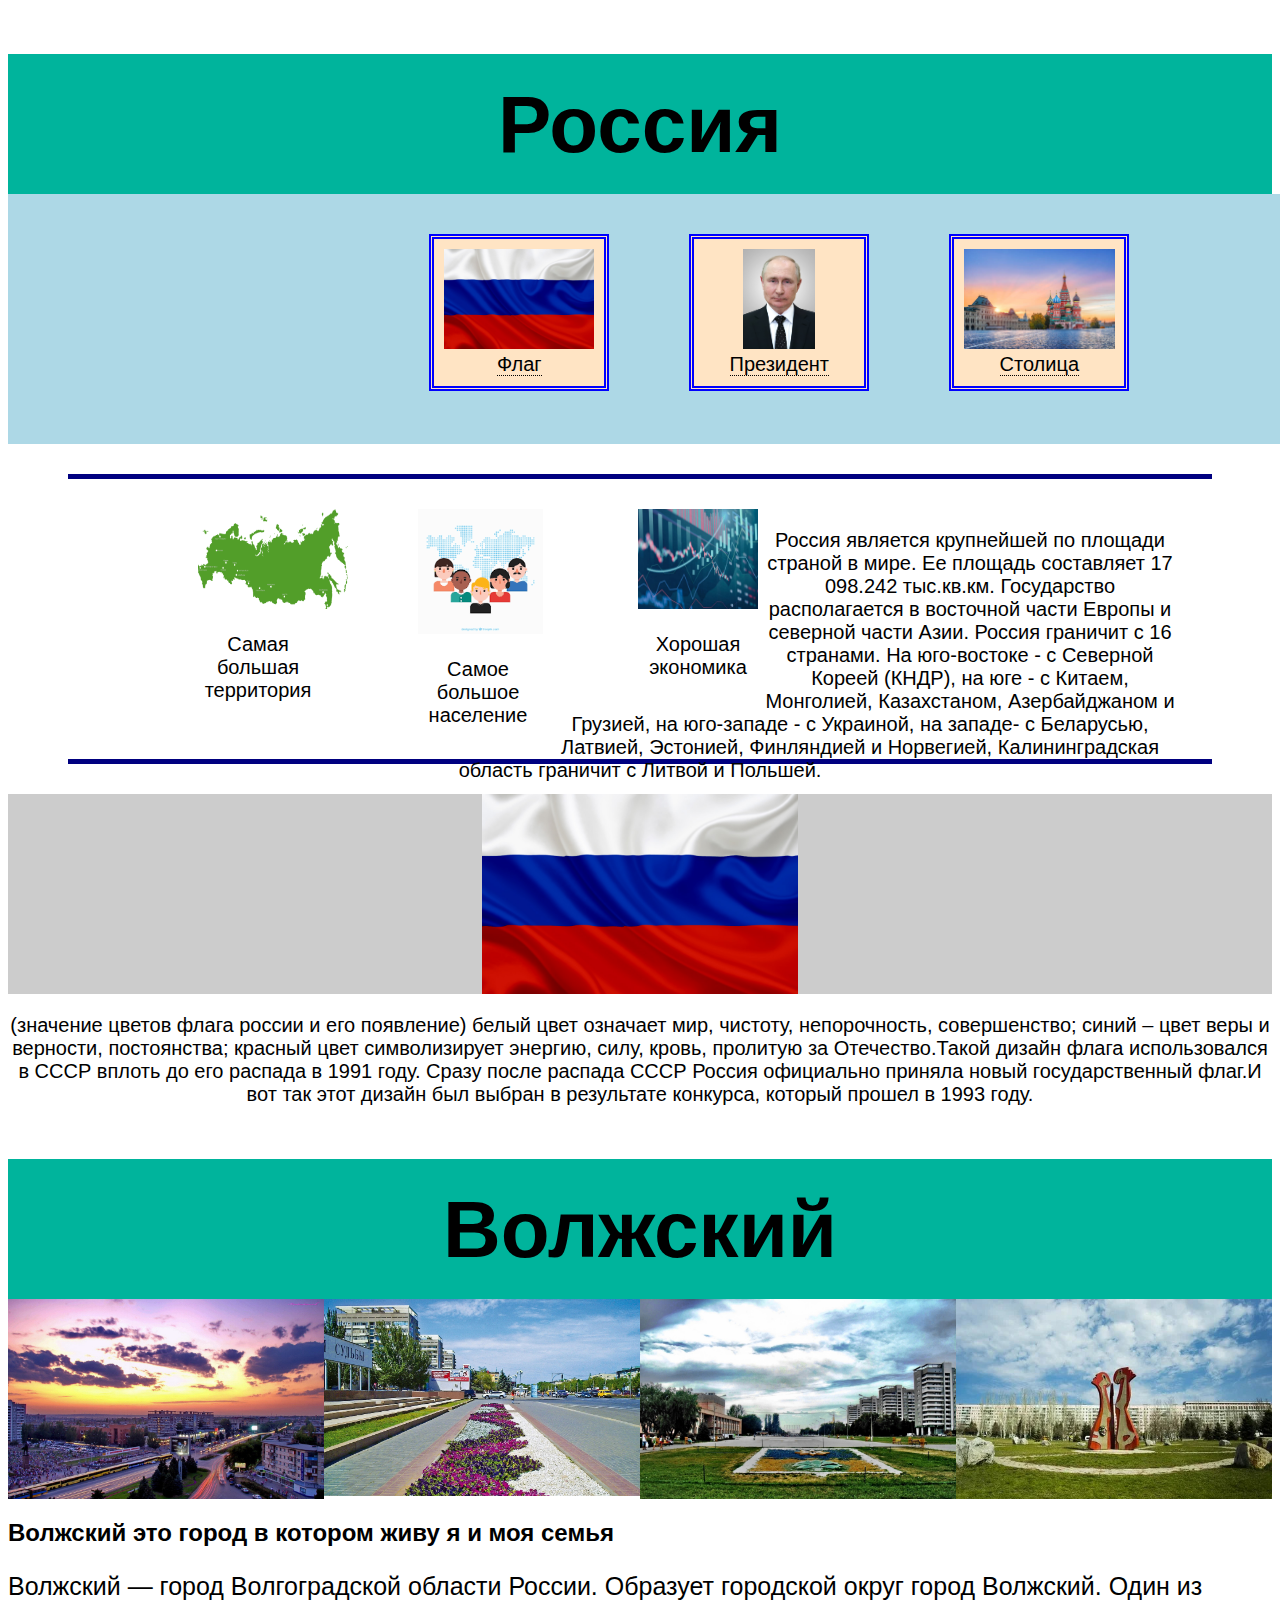
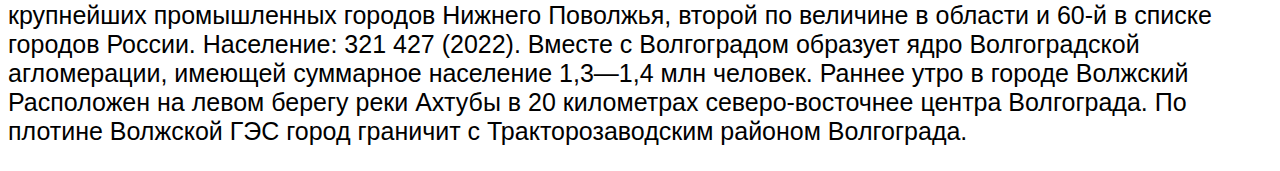
<file: Danilov_Vitaliy/index.html>
<!DOCTYPE html>
<html>

<head>
  <title>Россия</title>
  <link rel="stylesheet" href="style.css" />
</head>

<body>
  <main>
    <header>
      <h1>Россия</h1>
    </header>

    <section class="catalog">
      <article class="product">
        <img src="./images/flag.jpg" height="100px" /><br />
        <a target="_blank"
          href="https://ru.wikipedia.org/wiki/%D0%A4%D0%BB%D0%B0%D0%B3_%D0%A0%D0%BE%D1%81%D1%81%D0%B8%D0%B8">Флаг</a>
      </article>
      <article class="product">
        <img src="./images/VVP.png" height="100px" /><br />
        <a target="_blank"
          href="https://ru.wikipedia.org/wiki/%D0%9F%D1%83%D1%82%D0%B8%D0%BD,_%D0%92%D0%BB%D0%B0%D0%B4%D0%B8%D0%BC%D0%B8%D1%80_%D0%92%D0%BB%D0%B0%D0%B4%D0%B8%D0%BC%D0%B8%D1%80%D0%BE%D0%B2%D0%B8%D1%87">Президент</a>
      </article>
      <article class="product">
        <img src="./images/moscow.jpg" height="100px" /><br />
        <a target="_blank" href="https://ru.wikipedia.org/wiki/%D0%9C%D0%BE%D1%81%D0%BA%D0%B2%D0%B0">Столица</a>
      </article>
    </section>
    <section class="principles">
      <div class="principle">
        <img src="./images/map.png" width="150px" height="100px" />
        <p>Самая большая территория</p>
      </div>
      <div class="principle">
        <img src="./images/nasilenie.png" width="125px" height="125px" />
        <p>Самое большое население</p>
      </div>
      <div class="principle">
        <img src="./images/stock.jpg" width="120px" height="100px" />
        <p>Хорошая экономика</p>
      </div>
      <div class="area">
        <p>
          Россия является крупнейшей по площади страной в мире. Ее площадь
          составляет 17 098.242 тыс.кв.км. Государство располагается в
          восточной части Европы и северной части Азии. Россия граничит с 16
          странами. На юго-востоке - с Северной Кореей (КНДР), на юге - с
          Китаем, Монголией, Казахстаном, Азербайджаном и Грузией, на
          юго-западе - с Украиной, на западе- с Беларусью, Латвией, Эстонией,
          Финляндией и Норвегией, Калининградская область граничит с Литвой и
          Польшей.
        </p>
      </div>
    </section>
    <div class="flag">
      <img src="./images/flag.jpg" height="200px" /><br />
    </div>
    <p style="text-align: center">
      (значение цветов флага россии и его появление) белый цвет означает мир,
      чистоту, непорочность, совершенство; синий – цвет веры и верности,
      постоянства; красный цвет символизирует энергию, силу, кровь, пролитую
      за Отечество.Такой дизайн флага использовался в СССР вплоть до его
      распада в 1991 году. Сразу после распада СССР Россия официально приняла
      новый государственный флаг.И вот так этот дизайн был выбран в результате
      конкурса, который прошел в 1993 году.
    </p>

    <div class="volz">
      <h1>Волжский</h1>
    </div>
    <div class="gallery-container">
      <div class="slider">
        <img src="./images/volzh1.jpg" alt="Фото 1" />
        <img src="./images/volzh2.jpg" alt="Фото 2" />
        <img src="./images/volzh3.jpg" alt="Фото 3" />
        <img src="./images/volzh4.jpg" alt="Фото 4" />
      </div>
    </div>

    <h2>Волжский это город в котором живу я и моя семья</h2>
    <p style="font-size: 25px">
      Волжский — город Волгоградской области России. Образует городской округ
      город Волжский. Один из крупнейших промышленных городов Нижнего
      Поволжья, второй по величине в области и 60-й в списке городов России.
      Население: 321 427 (2022). Вместе с Волгоградом образует ядро
      Волгоградской агломерации, имеющей суммарное население 1,3—1,4 млн
      человек. Раннее утро в городе Волжский Расположен на левом берегу реки
      Ахтубы в 20 километрах северо-восточнее центра Волгограда. По плотине
      Волжской ГЭС город граничит с Тракторозаводским районом Волгограда.
    </p>
  </main>
</body>

</html>
</file>
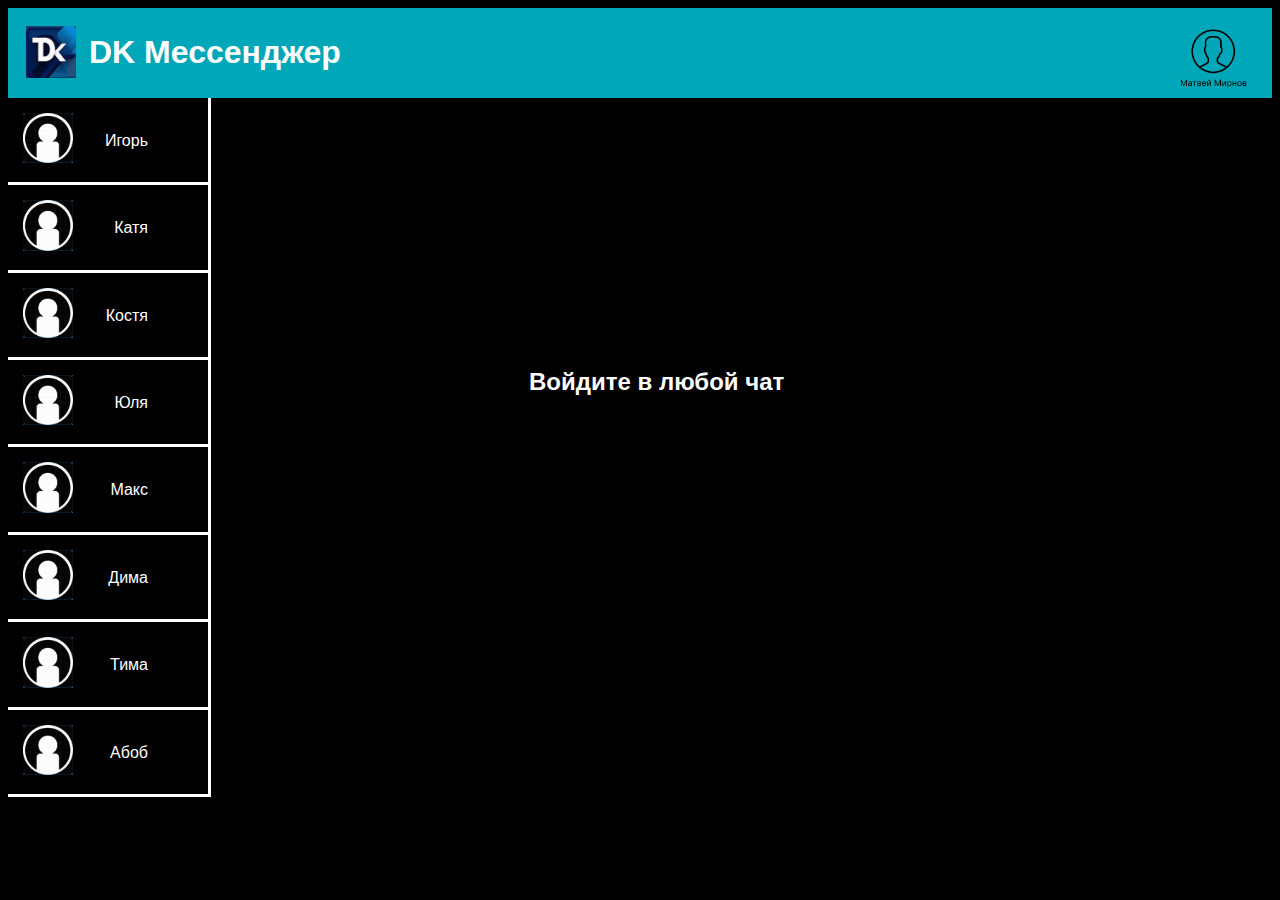
<file: Dima_Kirill/index.html>
<!DOCTYPE html>
<html>

<head>
  <link rel="stylesheet" href="style.css" />
  <title>DK Мeнеджер</title>
  <link rel="icon" href="./images/logo.png" />
</head>

<body>
  <header>
    <img src="./images/logo.png" />
    <img style="float: right; width: 80px" src="./images/User.png" />
    <a href="./index.html">
      <h1>DK Мессенджер</h1>
    </a>
  </header>
  <div class="SingIn">
    <h2>Войдите в любой чат</h2>
  </div>

  <main>
    <tr>
      <td>
        <div class="person">
          <img src="./images/icon.png" />
          <a href="./chat.html">Игорь</a>
        </div>
      </td>
      <td>
        <div class="person">
          <img src="./images/icon.png" />
          <a href="./chat2.html">Катя</a>
        </div>
      </td>
      <td>
        <div class="person">
          <img src="./images/icon.png" />
          <a href="./chat.html">Костя</a>
        </div>
      </td>
      <td>
        <div class="person">
          <img src="./images/icon.png" />
          <a href="./chat2.html">Юля</a>
        </div>
      </td>
      <td>
        <div class="person">
          <img src="./images/icon.png" />
          <a href="./chat.html">Макс</a>
        </div>
      </td>
      <td>
        <div class="person">
          <img src="./images/icon.png" />
          <a href="./chat.html">Дима</a>
        </div>
      </td>
      <td>
        <div class="person">
          <img src="./images/icon.png" />
          <a href="./chat.html">Тима</a>
        </div>
      </td>
      <td>
        <div class="person">
          <img src="./images/icon.png" />
          <a href="./chat.html">Абоб</a>
        </div>
      </td>
    </tr>
  </main>
</body>

</html>
</file>
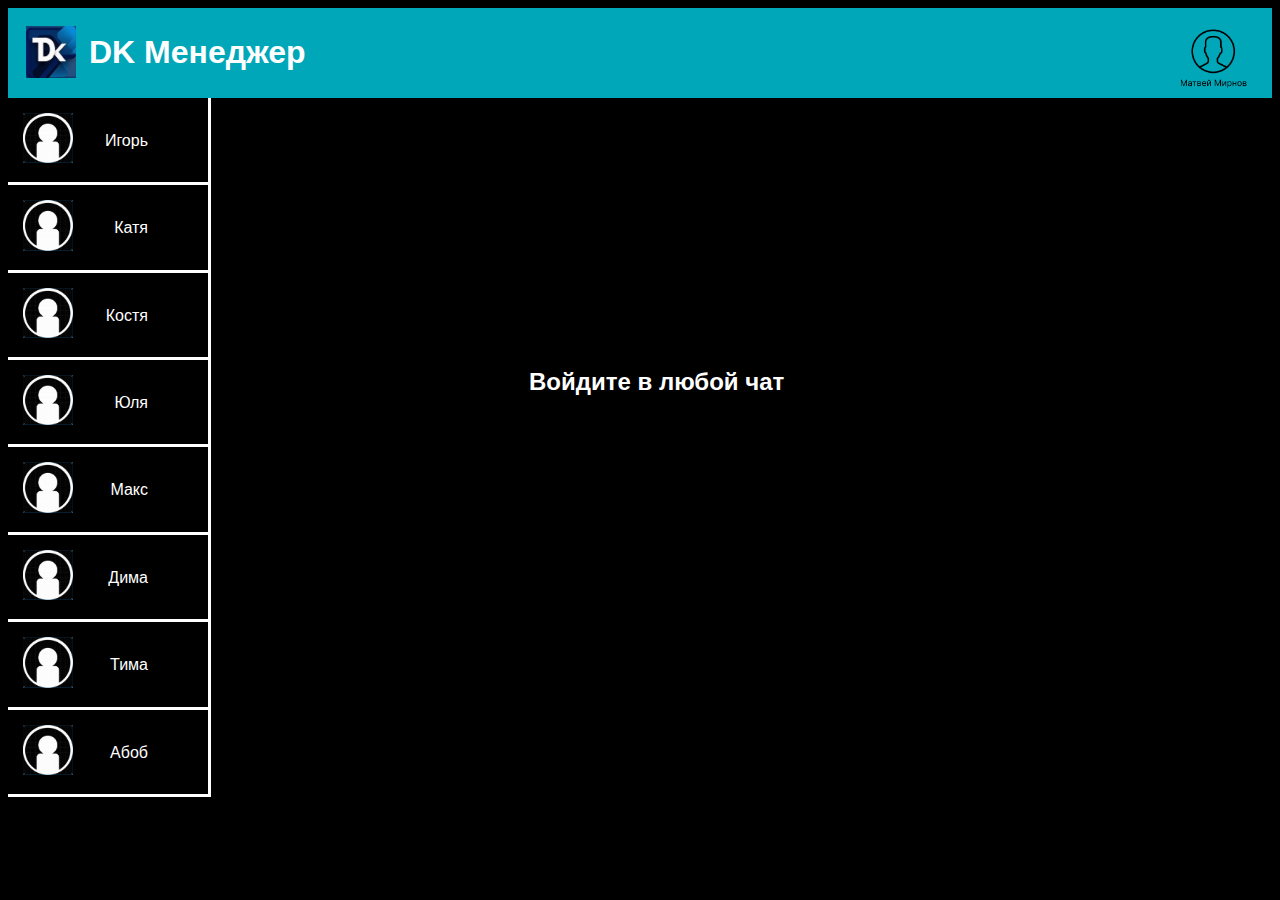
<file: DIma_Kitill/index.html>
<!DOCTYPE html>
<html>

<head>
    <link rel="stylesheet" href="style.css">
    <title>DK Мeнеджер</title>
    <link rel="icon" href="/images/logo.png">
</head>

<body>
    <header>
        <img src="/images/logo.png">
        <img style="float: right; width: 80px;" src="/images/User.png">
        <h1 >DK Менеджер</h1>
    </header>
    <div class="SingIn">
        <h2>Войдите в любой чат</h2>
    </div>
    
    <main>
        <tr>
            <td>
                <div class="person">
                    <img src="/images/icon.png">
                    <a href="/chat.html">Игорь</a>
                </div>
            </td>
            <td>
                <div class="person">
                    <img src="/images/icon.png">
                    <a href="/chat2.html">Катя</a>
                </div>
            </td>
            <td>
                <div class="person">
                    <img src="/images/icon.png">
                    <a href="/chat.html">Костя</a>
                </div>
            </td>
            <td>
                <div class="person">
                    <img src="/images/icon.png">
                    <a href="/chat2.html">Юля</a>
                </div>
            </td>
            <td>
                <div class="person">
                    <img src="/images/icon.png">
                    <a href="/chat.html">Макс</a>
                </div>
            </td>
            <td>
                <div class="person">
                    <img src="/images/icon.png">
                    <a href="/chat.html">Дима</a>
                </div>
            </td>
            <td>
                <div class="person">
                    <img src="/images/icon.png">
                    <a href="/chat.html">Тима</a>
                </div>
            </td>
            <td>
                <div class="person">
                    <img src="/images/icon.png">
                    <a href="/chat.html">Абоб</a>
                </div>
            </td>
        </tr>
    </main>
</body>

</html>
</file>
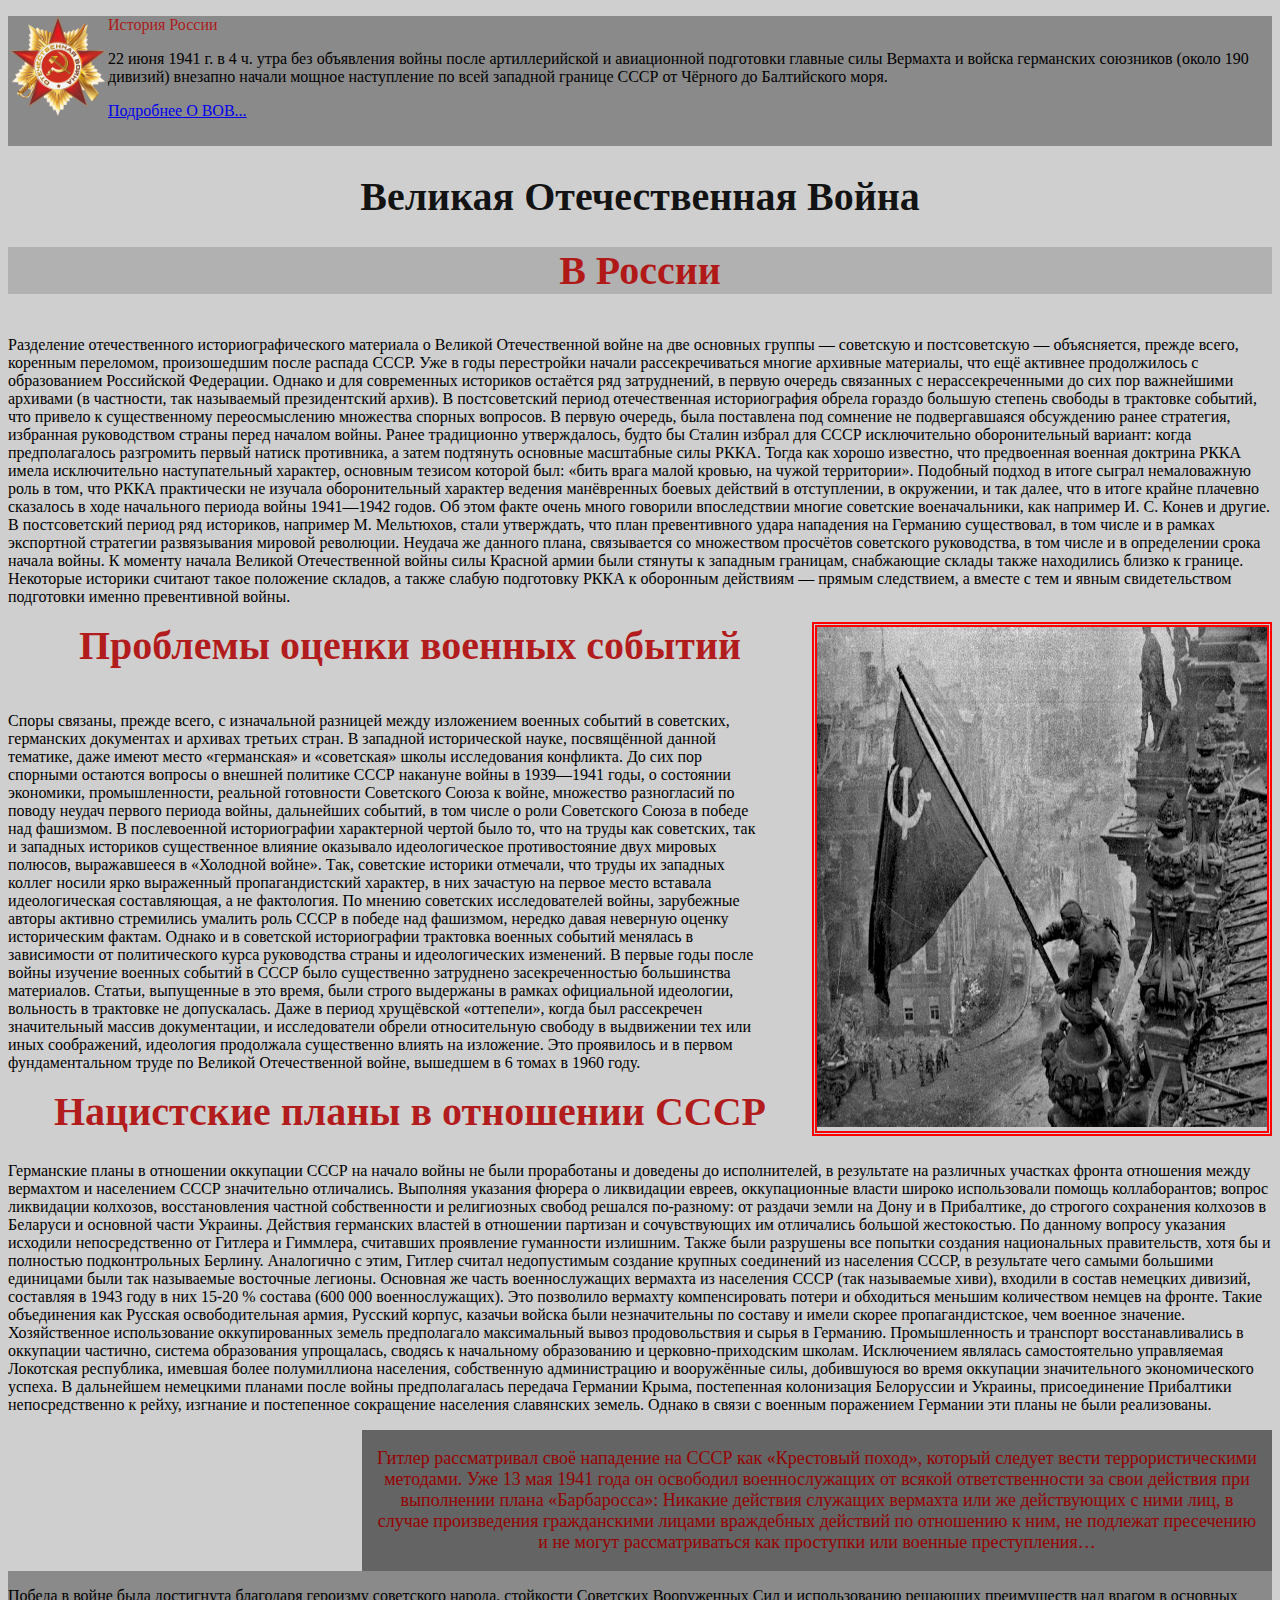
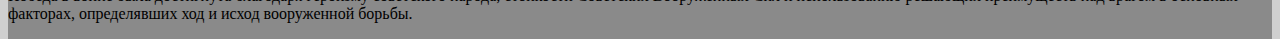
<file: Konev_Vlad/index.html>
<!DOCTYPE html>
<html>

<head>
  <link href="style.css" rel="stylesheet" />
</head>

<body>
  <header>
    <div class="logo">
      <img src="./images/order.png" width="100px" height="100px" />
    </div>
    <div class="logo_text">
      <p>История России</p>
    </div>
    <p>
      22 июня 1941 г. в 4 ч. утра без объявления войны после артиллерийской и
      авиационной подготовки главные силы Вермахта и войска германских
      союзников (около 190 дивизий) внезапно начали мощное наступление по всей
      западной границе СССР от Чёрного до Балтийского моря.
    </p>
    <a href="https://ru.wikipedia.org/wiki/%D0%92%D0%B5%D0%BB%D0%B8%D0%BA%D0%B0%D1%8F_%D0%9E%D1%82%D0%B5%D1%87%D0%B5%D1%81%D1%82%D0%B2%D0%B5%D0%BD%D0%BD%D0%B0%D1%8F_%D0%B2%D0%BE%D0%B9%D0%BD%D0%B0"
      target="_blank">Подробнее О ВОВ...</a>
  </header>
  <h1 class="vov">Великая Отечественная Война</h1>
  <h1 class="russia">В России</h1>
  <div class="first">
    <p>
      Разделение отечественного историографического материала о Великой
      Отечественной войне на две основных группы — советскую и постсоветскую —
      объясняется, прежде всего, коренным переломом, произошедшим после
      распада СССР. Уже в годы перестройки начали рассекречиваться многие
      архивные материалы, что ещё активнее продолжилось с образованием
      Российской Федерации. Однако и для современных историков остаётся ряд
      затруднений, в первую очередь связанных с нерассекреченными до сих пор
      важнейшими архивами (в частности, так называемый президентский архив). В
      постсоветский период отечественная историография обрела гораздо большую
      степень свободы в трактовке событий, что привело к существенному
      переосмыслению множества спорных вопросов. В первую очередь, была
      поставлена под сомнение не подвергавшаяся обсуждению ранее стратегия,
      избранная руководством страны перед началом войны. Ранее традиционно
      утверждалось, будто бы Сталин избрал для СССР исключительно
      оборонительный вариант: когда предполагалось разгромить первый натиск
      противника, а затем подтянуть основные масштабные силы РККА. Тогда как
      хорошо известно, что предвоенная военная доктрина РККА имела
      исключительно наступательный характер, основным тезисом которой был:
      «бить врага малой кровью, на чужой территории». Подобный подход в итоге
      сыграл немаловажную роль в том, что РККА практически не изучала
      оборонительный характер ведения манёвренных боевых действий в
      отступлении, в окружении, и так далее, что в итоге крайне плачевно
      сказалось в ходе начального периода войны 1941—1942 годов. Об этом факте
      очень много говорили впоследствии многие советские военачальники, как
      например И. С. Конев и другие. В постсоветский период ряд историков,
      например М. Мельтюхов, стали утверждать, что план превентивного удара
      нападения на Германию существовал, в том числе и в рамках экспортной
      стратегии развязывания мировой революции. Неудача же данного плана,
      связывается со множеством просчётов советского руководства, в том числе
      и в определении срока начала войны. К моменту начала Великой
      Отечественной войны силы Красной армии были стянуты к западным границам,
      снабжающие склады также находились близко к границе. Некоторые историки
      считают такое положение складов, а также слабую подготовку РККА к
      оборонным действиям — прямым следствием, а вместе с тем и явным
      свидетельством подготовки именно превентивной войны.
    </p>
  </div>
  <div class="imgOne">
    <img src="./images/flag.jpg" width="450px" height="500px" />
  </div>
  <h1 class="USSR">Проблемы оценки военных событий</h1>
  <div class="two">
    <p>
      Споры связаны, прежде всего, с изначальной разницей между изложением
      военных событий в советских, германских документах и архивах третьих
      стран. В западной исторической науке, посвящённой данной тематике, даже
      имеют место «германская» и «советская» школы исследования конфликта. До
      сих пор спорными остаются вопросы о внешней политике СССР накануне войны
      в 1939—1941 годы, о состоянии экономики, промышленности, реальной
      готовности Советского Союза к войне, множество разногласий по поводу
      неудач первого периода войны, дальнейших событий, в том числе о роли
      Советского Союза в победе над фашизмом. В послевоенной историографии
      характерной чертой было то, что на труды как советских, так и западных
      историков существенное влияние оказывало идеологическое противостояние
      двух мировых полюсов, выражавшееся в «Холодной войне». Так, советские
      историки отмечали, что труды их западных коллег носили ярко выраженный
      пропагандистский характер, в них зачастую на первое место вставала
      идеологическая составляющая, а не фактология. По мнению советских
      исследователей войны, зарубежные авторы активно стремились умалить роль
      СССР в победе над фашизмом, нередко давая неверную оценку историческим
      фактам. Однако и в советской историографии трактовка военных событий
      менялась в зависимости от политического курса руководства страны и
      идеологических изменений. В первые годы после войны изучение военных
      событий в СССР было существенно затруднено засекреченностью большинства
      материалов. Статьи, выпущенные в это время, были строго выдержаны в
      рамках официальной идеологии, вольность в трактовке не допускалась. Даже
      в период хрущёвской «оттепели», когда был рассекречен значительный
      массив документации, и исследователи обрели относительную свободу в
      выдвижении тех или иных соображений, идеология продолжала существенно
      влиять на изложение. Это проявилось и в первом фундаментальном труде по
      Великой Отечественной войне, вышедшем в 6 томах в 1960 году.
    </p>
  </div>
  <div class="trhee">
    <h1 class="USSR">Нацистские планы в отношении СССР</h1>
    <p>
      Германские планы в отношении оккупации СССР на начало войны не были
      проработаны и доведены до исполнителей, в результате на различных
      участках фронта отношения между вермахтом и населением СССР значительно
      отличались. Выполняя указания фюрера о ликвидации евреев, оккупационные
      власти широко использовали помощь коллаборантов; вопрос ликвидации
      колхозов, восстановления частной собственности и религиозных свобод
      решался по-разному: от раздачи земли на Дону и в Прибалтике, до строгого
      сохранения колхозов в Беларуси и основной части Украины. Действия
      германских властей в отношении партизан и сочувствующих им отличались
      большой жестокостью. По данному вопросу указания исходили
      непосредственно от Гитлера и Гиммлера, считавших проявление гуманности
      излишним. Также были разрушены все попытки создания национальных
      правительств, хотя бы и полностью подконтрольных Берлину. Аналогично с
      этим, Гитлер считал недопустимым создание крупных соединений из
      населения СССР, в результате чего самыми большими единицами были так
      называемые восточные легионы. Основная же часть военнослужащих вермахта
      из населения СССР (так называемые хиви), входили в состав немецких
      дивизий, составляя в 1943 году в них 15-20 % состава (600 000
      военнослужащих). Это позволило вермахту компенсировать потери и
      обходиться меньшим количеством немцев на фронте. Такие объединения как
      Русская освободительная армия, Русский корпус, казачьи войска были
      незначительны по составу и имели скорее пропагандистское, чем военное
      значение. Хозяйственное использование оккупированных земель предполагало
      максимальный вывоз продовольствия и сырья в Германию. Промышленность и
      транспорт восстанавливались в оккупации частично, система образования
      упрощалась, сводясь к начальному образованию и церковно-приходским
      школам. Исключением являлась самостоятельно управляемая Локотская
      республика, имевшая более полумиллиона населения, собственную
      администрацию и вооружённые силы, добившуюся во время оккупации
      значительного экономического успеха. В дальнейшем немецкими планами
      после войны предполагалась передача Германии Крыма, постепенная
      колонизация Белоруссии и Украины, присоединение Прибалтики
      непосредственно к рейху, изгнание и постепенное сокращение населения
      славянских земель. Однако в связи с военным поражением Германии эти
      планы не были реализованы.
    </p>
  </div>
  <div class="imgTwo">
    <p>
      Гитлер рассматривал своё нападение на СССР как «Крестовый поход»,
      который следует вести террористическими методами. Уже 13 мая 1941 года
      он освободил военнослужащих от всякой ответственности за свои действия
      при выполнении плана «Барбаросса»: Никакие действия служащих вермахта
      или же действующих с ними лиц, в случае произведения гражданскими лицами
      враждебных действий по отношению к ним, не подлежат пресечению и не
      могут рассматриваться как проступки или военные преступления…
    </p>
  </div>
  <footer>
    <p>
      Победа в войне была достигнута благодаря героизму советского народа,
      стойкости Советских Вооруженных Сил и использованию решающих преимуществ
      над врагом в основных факторах, определявших ход и исход вооруженной
      борьбы.
    </p>
  </footer>
</body>

</html>
</file>
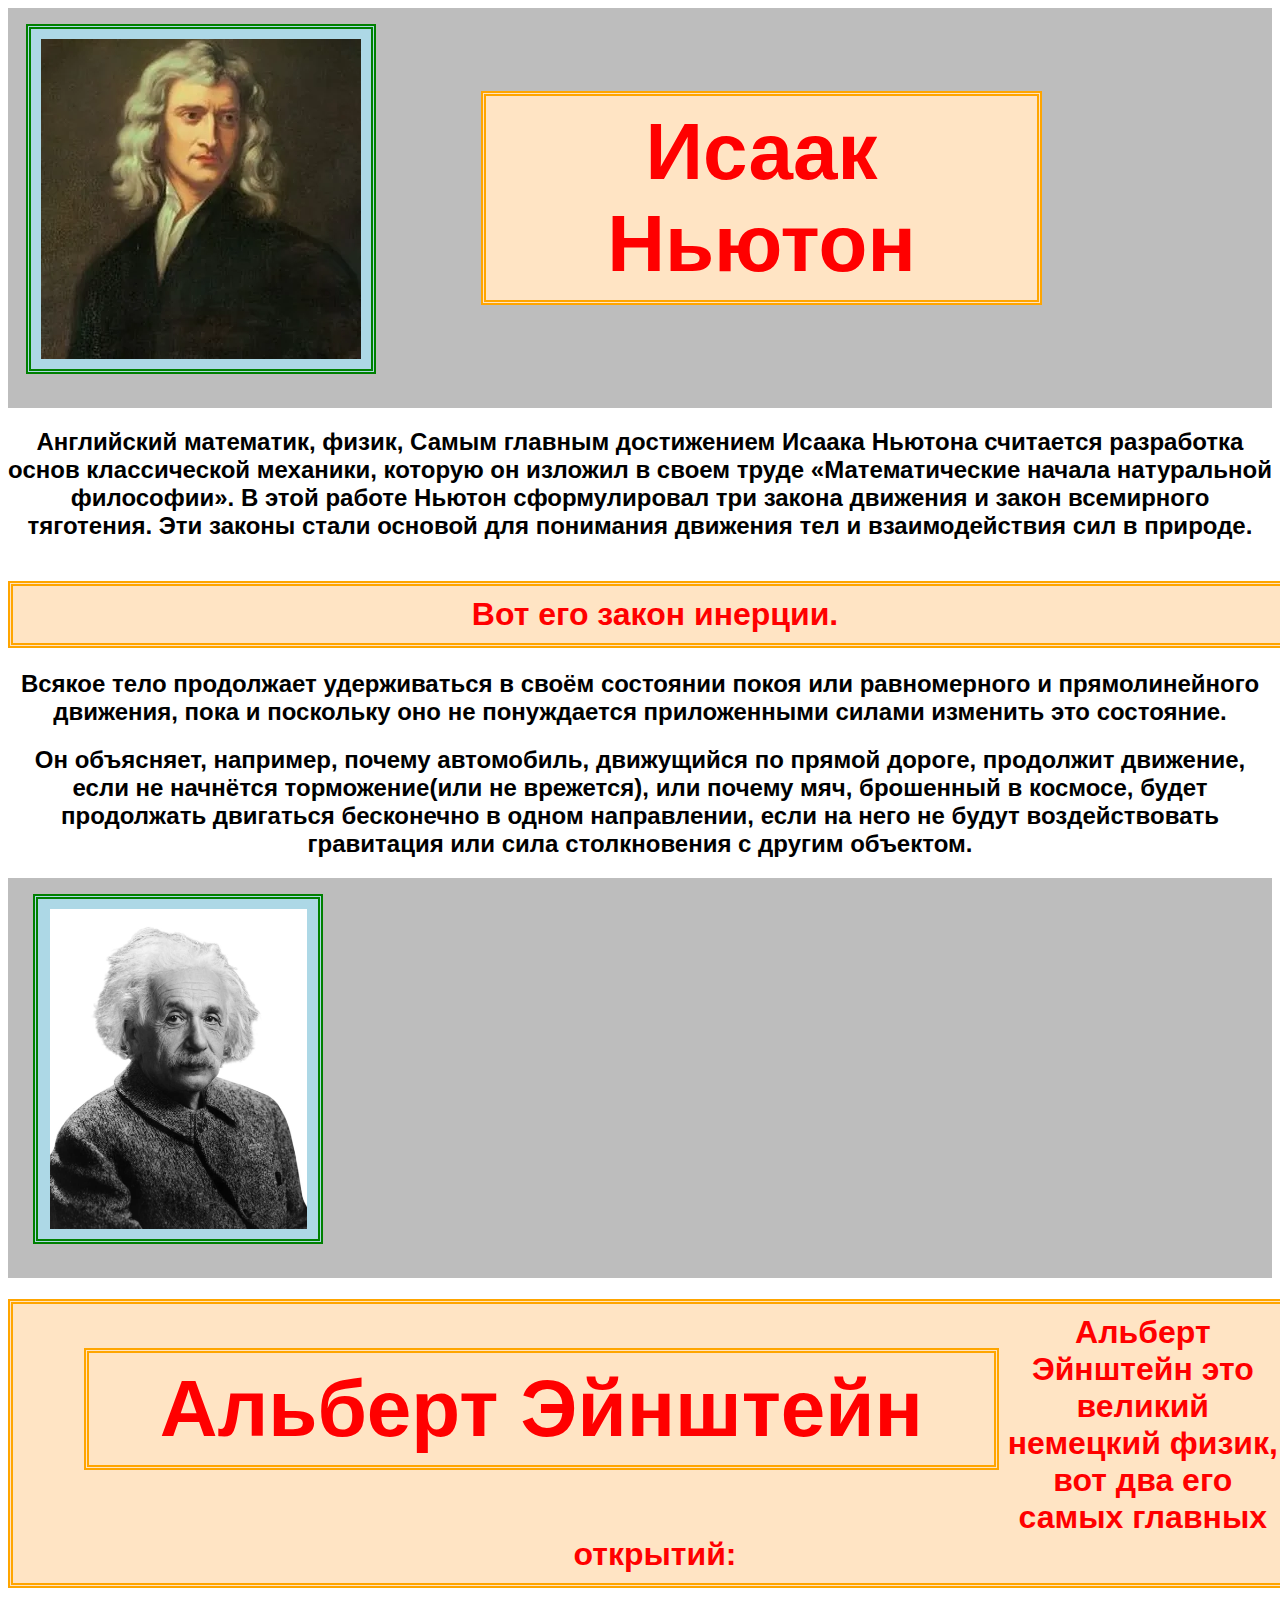
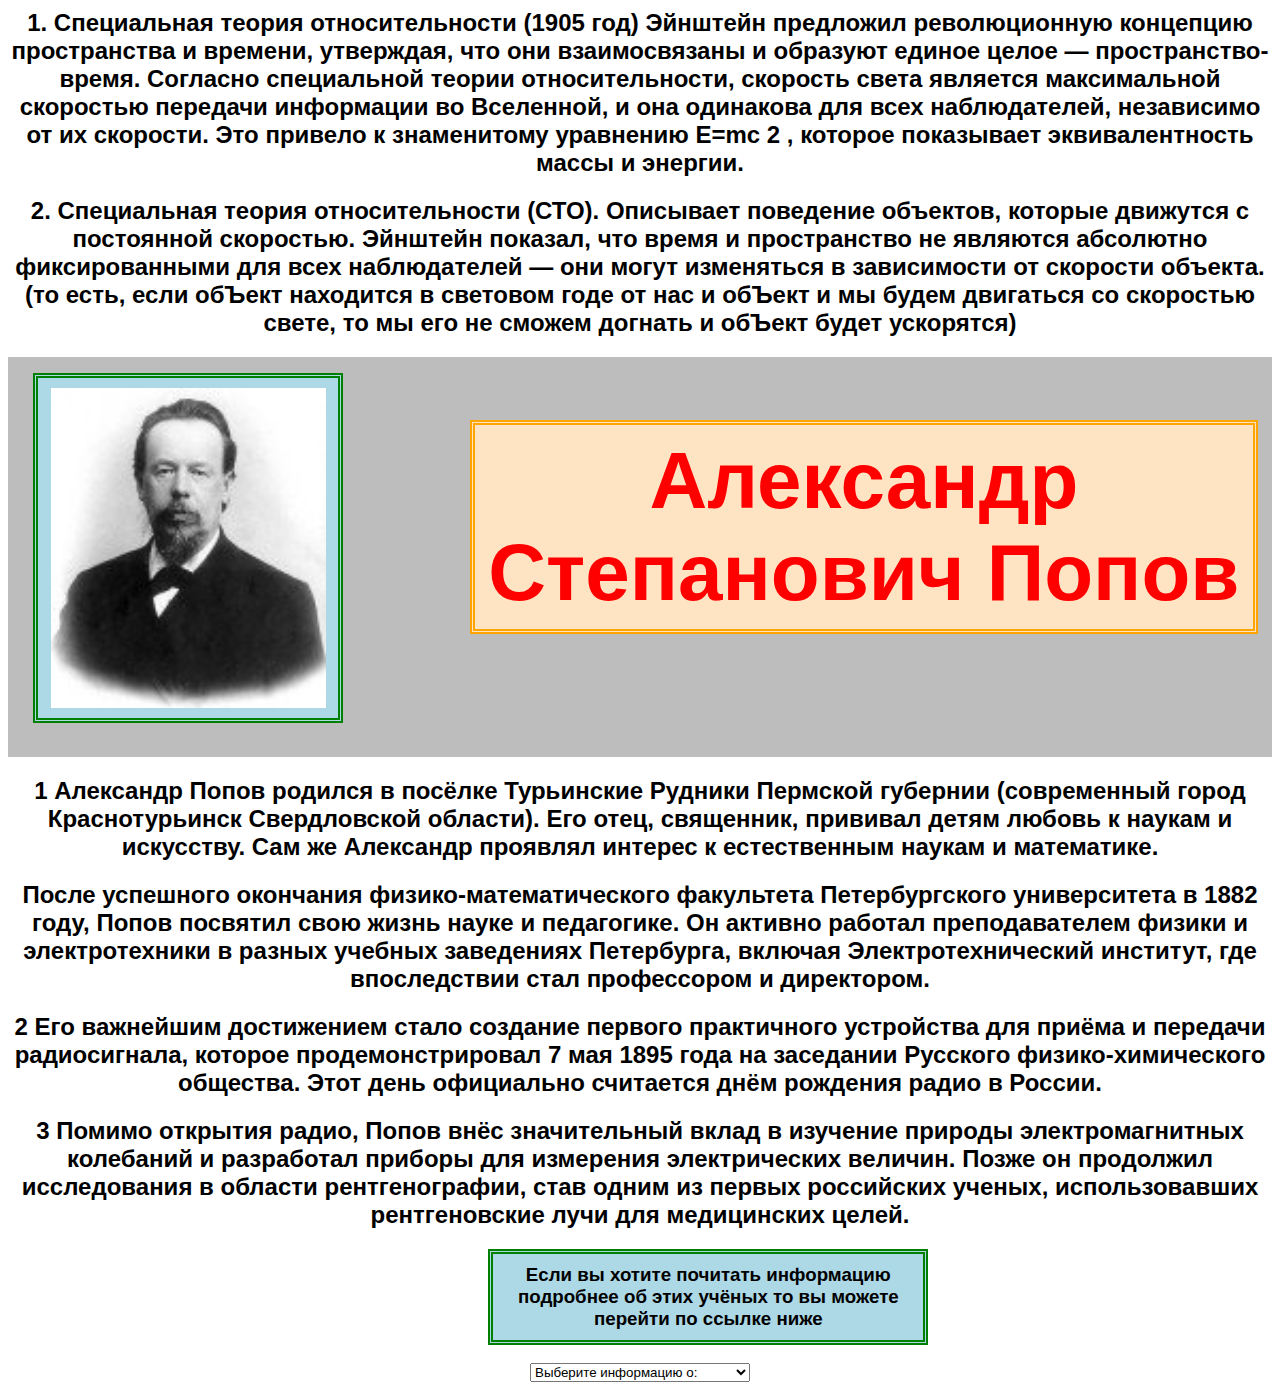
<file: Mitrokhin_Lev/index.html>
<!DOCTYPE html>
<html lang="ru">

<head>
  <link href="style.css" rel="stylesheet" />
</head>

<body>
  <div class="adin">
    <div class="dev2">
      <p><img src="./images/newton.png" /></p>
    </div>
    <div class="dev">
      <h1>Исаак Ньютон</h1>
    </div>
  </div>
  <div class="bio">
    <h2>
      Английский математик, физик, Самым главным достижением Исаака Ньютона
      считается разработка основ классической механики, которую он изложил в
      своем труде «Математические начала натуральной философии». В этой работе
      Ньютон сформулировал три закона движения и закон всемирного тяготения.
      Эти законы стали основой для понимания движения тел и взаимодействия сил
      в природе.
    </h2>
  </div>
  <div class="iner">
    <h1>Вот его закон инерции.</h1>
  </div>
  <div class="iner2">
    <h2>
      Всякое тело продолжает удерживаться в своём состоянии покоя или
      равномерного и прямолинейного движения, пока и поскольку оно не
      понуждается приложенными силами изменить это состояние.
    </h2>
    <h2>
      Он объясняет, например, почему автомобиль, движущийся по прямой дороге,
      продолжит движение, если не начнётся торможение(или не врежется), или
      почему мяч, брошенный в космосе, будет продолжать двигаться бесконечно в
      одном направлении, если на него не будут воздействовать гравитация или
      сила столкновения с другим объектом.
    </h2>
  </div>
  <div class="adin">
    <div class="dev3">
      <p><img src="./images/enstein.png" height="320px" /></p>
    </div>
    <div class="dev4">
      <h1>Альберт Эйнштейн</h1>
    </div>
  </div>

  <h1>
    Альберт Эйнштейн это великий немецкий физик, вот два его самых главных
    открытий:
  </h1>
  <h2>
    1. Специальная теория относительности (1905 год) Эйнштейн предложил
    революционную концепцию пространства и времени, утверждая, что они
    взаимосвязаны и образуют единое целое — пространство-время. Согласно
    специальной теории относительности, скорость света является максимальной
    скоростью передачи информации во Вселенной, и она одинакова для всех
    наблюдателей, независимо от их скорости. Это привело к знаменитому
    уравнению E=mc 2 , которое показывает эквивалентность массы и энергии.
  </h2>
  <h2>
    2. Специальная теория относительности (СТО). Описывает поведение объектов,
    которые движутся с постоянной скоростью. Эйнштейн показал, что время и
    пространство не являются абсолютно фиксированными для всех наблюдателей —
    они могут изменяться в зависимости от скорости объекта.(то есть, если
    обЪект находится в световом годе от нас и обЪект и мы будем двигаться со
    скоростью свете, то мы его не сможем догнать и обЪект будет ускорятся)
  </h2>
  <div class="adin">
    <div class="dev4">
      <p><img src="./images/popov.png" height="320px" /></p>
    </div>
    <div class="dev5">
      <h1>Александр Степанович Попов</h1>
    </div>
  </div>

  <h2>
    1 Александр Попов родился в посёлке Турьинские Рудники Пермской губернии
    (современный город Краснотурьинск Свердловской области). Его отец,
    священник, прививал детям любовь к наукам и искусству. Сам же Александр
    проявлял интерес к естественным наукам и математике.
  </h2>

  <h2>
    После успешного окончания физико-математического факультета Петербургского
    университета в 1882 году, Попов посвятил свою жизнь науке и педагогике. Он
    активно работал преподавателем физики и электротехники в разных учебных
    заведениях Петербурга, включая Электротехнический институт, где
    впоследствии стал профессором и директором.
  </h2>

  <h2>
    2 Его важнейшим достижением стало создание первого практичного устройства
    для приёма и передачи радиосигнала, которое продемонстрировал 7 мая 1895
    года на заседании Русского физико-химического общества. Этот день
    официально считается днём рождения радио в России.
  </h2>

  <h2>
    3 Помимо открытия радио, Попов внёс значительный вклад в изучение природы
    электромагнитных колебаний и разработал приборы для измерения
    электрических величин. Позже он продолжил исследования в области
    рентгенографии, став одним из первых российских ученых, использовавших
    рентгеновские лучи для медицинских целей.
  </h2>
  <div class="info">
    <h3>
      Если вы хотите почитать информацию подробнее об этих учёных то вы можете
      перейти по ссылке ниже
    </h3>
  </div>
  <footer>
    <select onchange="window.location.href = this.value">
      <option value="">Выберите информацию о:</option>
      <option
        value="https://ru.wikipedia.org/wiki/%D0%9D%D1%8C%D1%8E%D1%82%D0%BE%D0%BD,_%D0%98%D1%81%D0%B0%D0%B0%D0%BA">
        1 Исааке Ньютоне
      </option>
      <option
        value="https://ru.wikipedia.org/wiki/%D0%AD%D0%B9%D0%BD%D1%88%D1%82%D0%B5%D0%B9%D0%BD,_%D0%90%D0%BB%D1%8C%D0%B1%D0%B5%D1%80%D1%82">
        2 Альберте Эйнштейне
      </option>
      <option
        value="https://ru.wikipedia.org/wiki/%D0%9F%D0%BE%D0%BF%D0%BE%D0%B2,_%D0%90%D0%BB%D0%B5%D0%BA%D1%81%D0%B0%D0%BD%D0%B4%D1%80_%D0%A1%D1%82%D0%B5%D0%BF%D0%B0%D0%BD%D0%BE%D0%B2%D0%B8%D1%87#:~:text=%D0%90%D0%BB%D0%B5%D0%BA%D1%81%D0%B0%CC%81%D0%BD%D0%B4%D1%80%20%D0%A1%D1%82%D0%B5%D0%BF%D0%B0%CC%81%D0%BD%D0%BE%D0%B2%D0%B8%D1%87%20%D0%9F%D0%BE%D0%BF%D0%BE%CC%81%D0%B2%20(%204%20%5B16,%D0%B2%20%D0%BE%D0%B1%D0%BB%D0%B0%D1%81%D1%82%D0%B8%20%D1%80%D0%B0%D0%B4%D0%B8%D0%BE%D1%81%D0%B2%D1%8F%D0%B7%D0%B8%2C%20%D0%BF%D0%BE%D1%87%D1%91%D1%82%D0%BD%D1%8B%D0%B9%20%D0%B8%D0%BD%D0%B6%D0%B5%D0%BD%D0%B5%D1%80%2D">
        3 Александр Степанович Попов
      </option>
    </select>
  </footer>
</body>

</html>
</file>
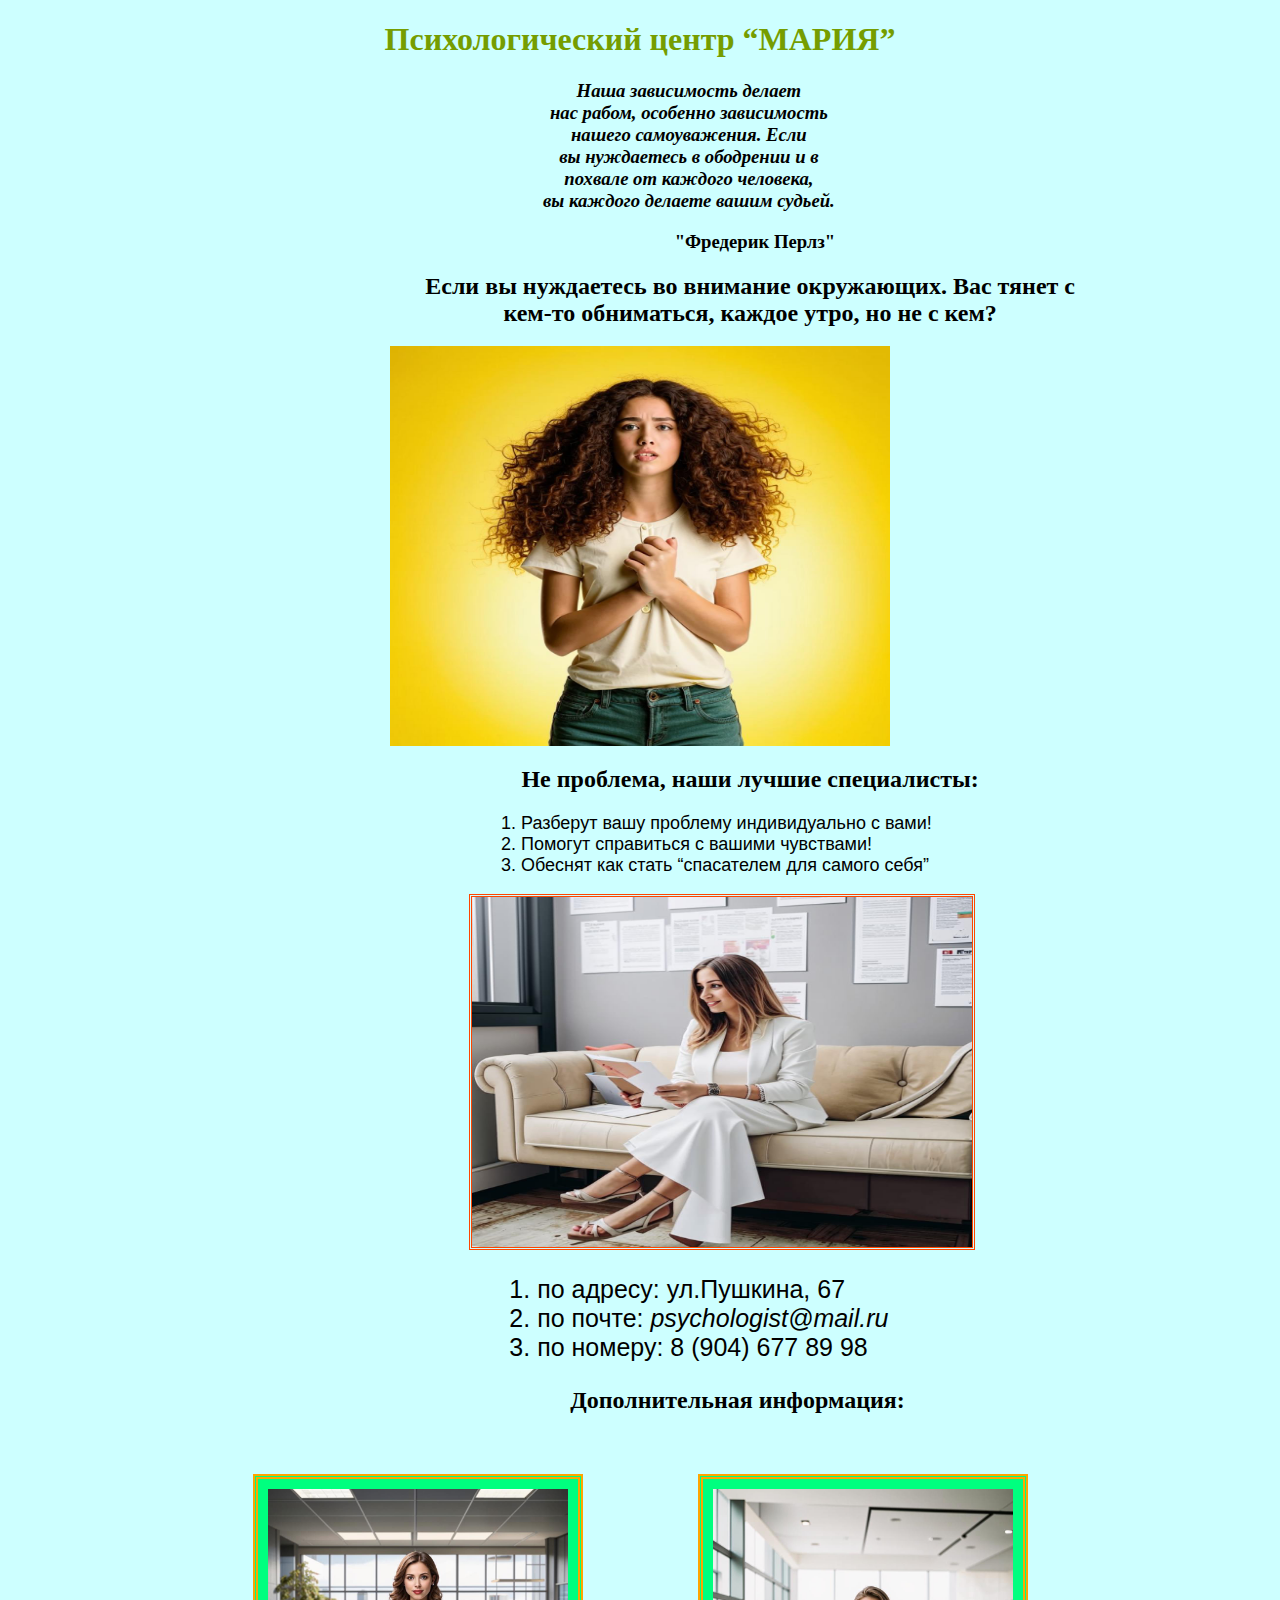
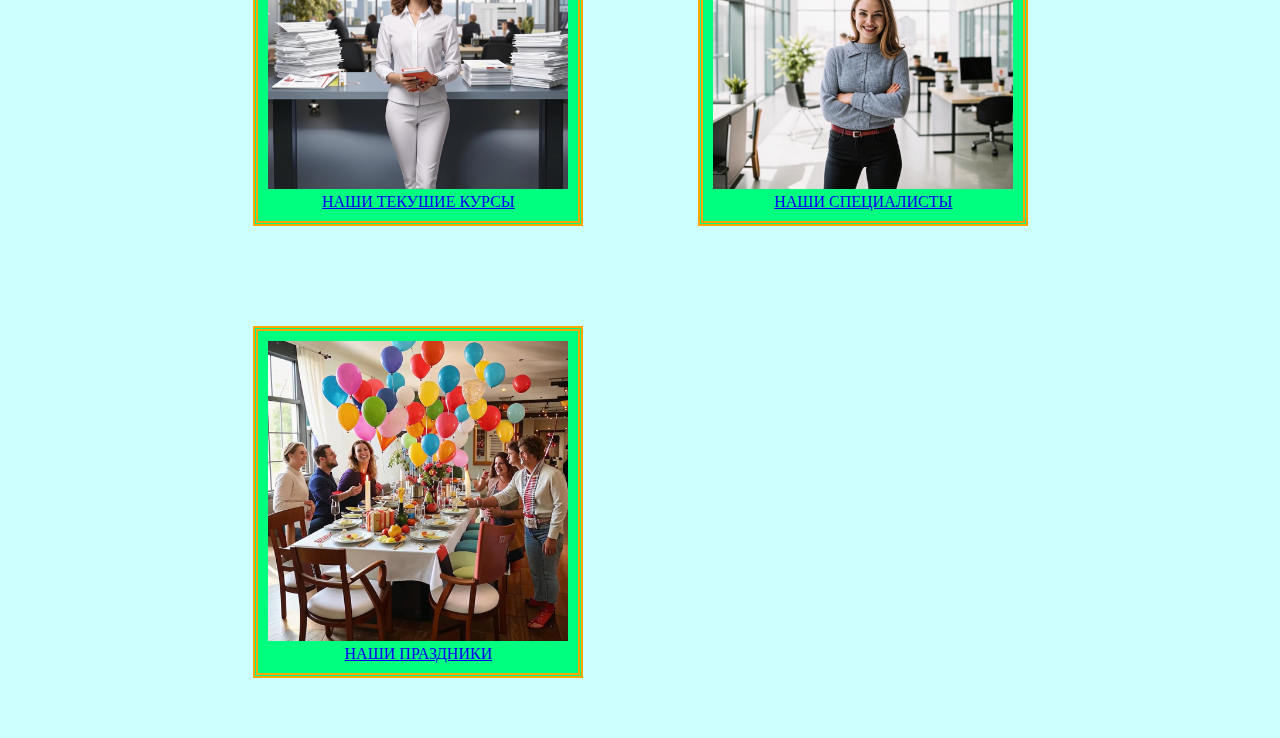
<file: Morkovkin_Daniil/index.html>
<!DOCTYPE html>
<html lang="ru">

<head>
  <title>Психологический центр “МАРИЯ”</title>
  <link href="style.css" rel="stylesheet" />
</head>

<body>
  <header>
    <h1 style="text-align: center; color: #759D00">Психологический центр “МАРИЯ”</h1>
    <h3><i>Наша зависимость делает нас рабом,
        особенно зависимость нашего самоуважения.
        Если вы нуждаетесь в ободрении и в
        похвале от каждого человека,
        вы каждого делаете вашим судьей.</i>
      <p>"Фредерик Перлз"</p>
  </header>
  <main>
    <h2>Если вы нуждаетесь во внимание окружающих.
      Вас тянет с кем-то обниматься, каждое утро,
      но не с кем?</h2>
    <img src="./images/psih.jpg" style="margin-left: auto; margin-right: auto; display: block" width="500px"
      height="400px">
    <h2>Не проблема, наши лучшие специалисты:</h2>
    <div class="problems">
      <ol>
        <li>Разберут вашу проблему индивидуально с вами!</li>
        <li>Помогут справиться с вашими чувствами!</li>
        <li>Обеснят как стать “спасателем для самого себя”</li>
      </ol>
    </div>
    <div>
      <article class=karttina>
        <img src="./images/vrach.jpg" style="margin-left: auto; margin-right: auto; display: block" width="500px"
          height="350p">
    </div>
    <ol class="address">
      <li>по адресу: ул.Пушкина, 67</li>
      <li>по почте: <i>psychologist@mail.ru</i></li>
      <li>по номеру: 8 (904) 677 89 98</li>
    </ol>
    <h2 style="margin-left: 32%;">Дополнительная информация:</h2>
    <div class="catalog">
      <article class="product">
        <img src="./images/courses.jpg" height="300px" /><br />
        <a href="courses.html">НАШИ ТЕКУШИЕ КУРСЫ</a>
      </article>
      <article class="product">
        <img src="./images/baba.jpg" height="300" /><br />
        <a href="spec.html">НАШИ СПЕЦИАЛИСТЫ</a>
      </article>
      <article class="product">
        <img src="./images/gigafaces.jpg" height="300px" /><br />
        <a href="holidays.html">НАШИ ПРАЗДНИКИ</a>
      </article>
    </div>
  </main>
</body>

</html>
</file>
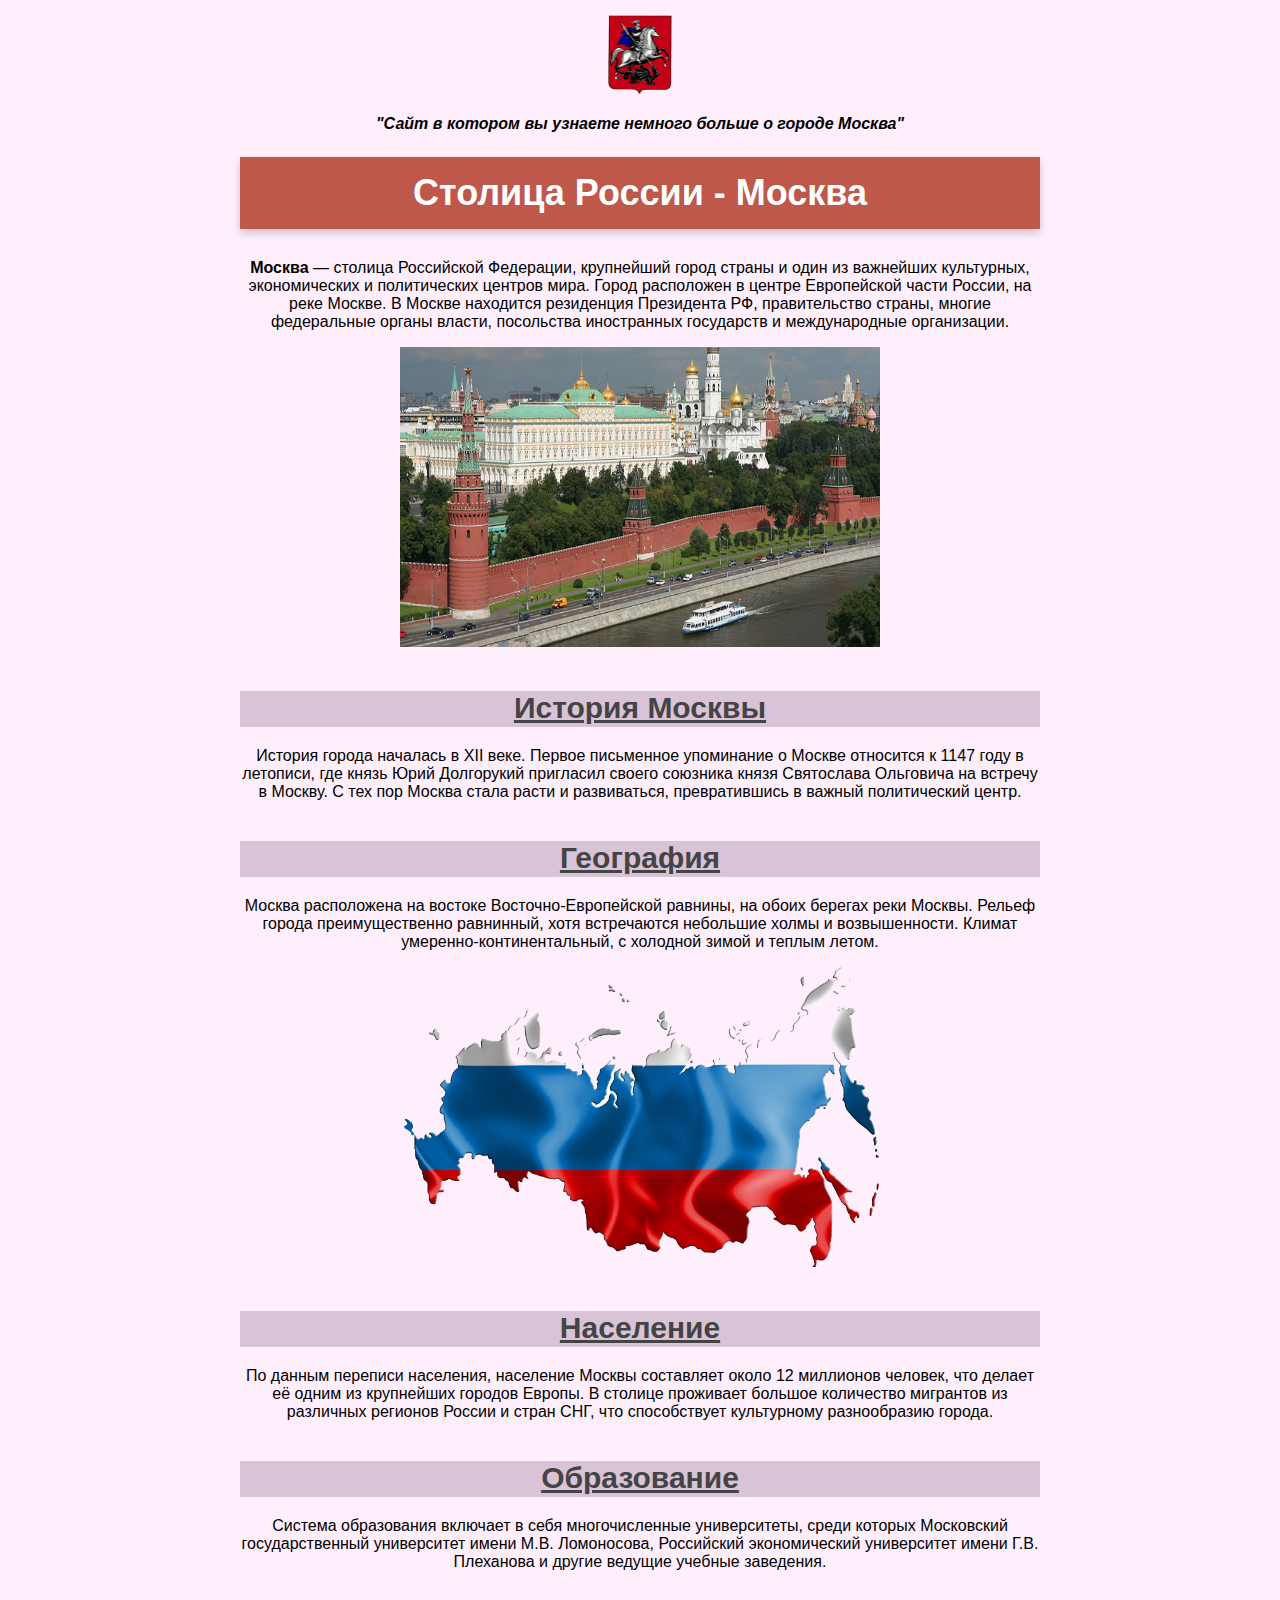
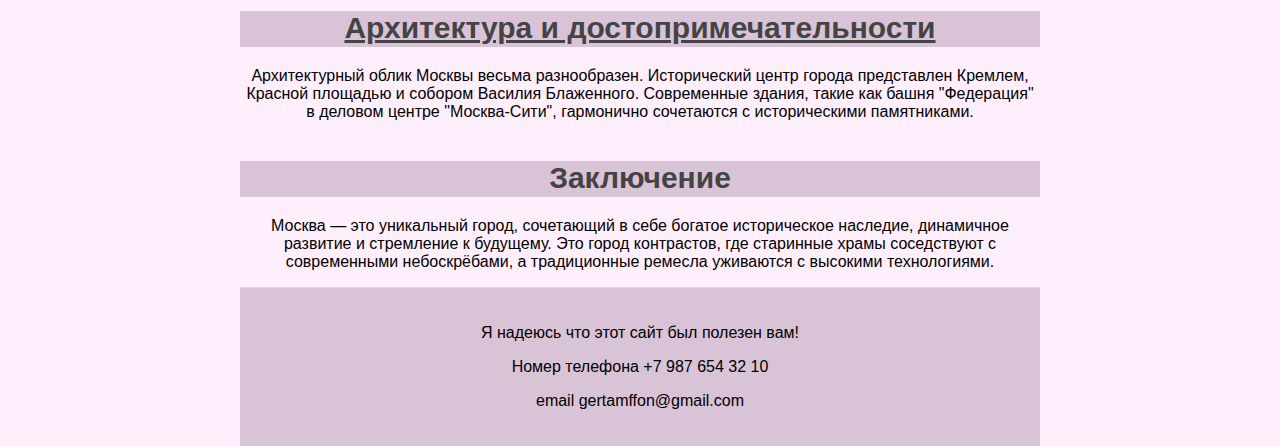
<file: Ushakov_Petr/index.html>
<!DOCTYPE html>
<html lang="ru">

<head>
  <title>Город Москва</title>
  <link href="style.css" rel="stylesheet" />
</head>

<body>
  <header>
    <img src="./images/gerb.png" height="80px">
    <p><b><i>"Сайт в котором вы узнаете немного больше о городе Москва"</i></b></p>
  </header>
  <a href="https://ru.wikipedia.org/wiki/%D0%9C%D0%BE%D1%81%D0%BA%D0%B2%D0%B0" target="_blank"
    style="text-decoration: none;">
    <h1>Столица России - Москва</h1>
  </a>
  <p>
    <b>Москва</b> — столица Российской Федерации, крупнейший город страны и один из
    важнейших культурных, экономических и политических центров мира. Город
    расположен в центре Европейской части России, на реке Москве. В Москве
    находится резиденция Президента РФ, правительство страны, многие
    федеральные органы власти, посольства иностранных государств и
    международные организации.
  </p>
  <img src="./images/moscow.jpg" height="300" width="480" />
  <div class="hover-underline">
    <a href="https://ru.wikipedia.org/wiki/%D0%98%D1%81%D1%82%D0%BE%D1%80%D0%B8%D1%8F_%D0%9C%D0%BE%D1%81%D0%BA%D0%B2%D1%8B"
      target="_blank" style="text-decoration-color: #444;">
      <h2>История Москвы</h2>
    </a>
  </div>
  <p>
    История города началась в XII веке. Первое письменное упоминание о Москве
    относится к 1147 году в летописи, где князь Юрий Долгорукий пригласил
    своего союзника князя Святослава Ольговича на встречу в Москву. С тех пор
    Москва стала расти и развиваться, превратившись в важный политический
    центр.
  </p>
  <div class="hover-underline">
    <a href="https://ru.wikipedia.org/wiki/%D0%93%D0%B5%D0%BE%D0%B3%D1%80%D0%B0%D1%84%D0%B8%D1%8F_%D0%9C%D0%BE%D1%81%D0%BA%D0%B2%D1%8B"
      target="_blank" style="text-decoration-color: #444;">
      <h2>География</h2>
    </a>
  </div>
  <p>
    Москва расположена на востоке Восточно-Европейской равнины, на обоих
    берегах реки Москвы. Рельеф города преимущественно равнинный, хотя
    встречаются небольшие холмы и возвышенности. Климат
    умеренно-континентальный, с холодной зимой и теплым летом.
  </p>
  <img src="./images/russia.png" height="300" width="480" />
  <div class="hover-underline">
    <a href="https://ru.wikipedia.org/wiki/%D0%9D%D0%B0%D1%81%D0%B5%D0%BB%D0%B5%D0%BD%D0%B8%D0%B5_%D0%9C%D0%BE%D1%81%D0%BA%D0%B2%D1%8B"
      target="_blank" style="text-decoration-color: #444;">
      <h2>Население</h2>
    </a>
  </div>
  <p>
    По данным переписи населения, население Москвы составляет около 12
    миллионов человек, что делает её одним из крупнейших городов Европы. В
    столице проживает большое количество мигрантов из различных регионов
    России и стран СНГ, что способствует культурному разнообразию города.
  </p>
  <div class="hover-underline">
    <a href="https://www.mos.ru/donm/" target="_blank" style="text-decoration-color: #444;">
      <h2>Образование</h2>
    </a>
  </div>
  <p>
    Система образования включает в себя многочисленные университеты, среди
    которых Московский государственный университет имени М.В. Ломоносова,
    Российский экономический университет имени Г.В. Плеханова и другие ведущие
    учебные заведения.
  </p>
  <div class="hover-underline">
    <a href="https://www.culture.ru/architecture/institutes/location-moskva" target="_blank"
      style="text-decoration-color: #444;">
      <h2>Архитектура и достопримечательности</h2>
    </a>
  </div>
  <p>
    Архитектурный облик Москвы весьма разнообразен. Исторический центр города
    представлен Кремлем, Красной площадью и собором Василия Блаженного.
    Современные здания, такие как башня "Федерация" в деловом центре
    "Москва-Сити", гармонично сочетаются с историческими памятниками.
  </p>
  <div class="hover-underline">
    <h2>Заключение</h2>
  </div>
  <p>
    Москва — это уникальный город, сочетающий в себе богатое историческое
    наследие, динамичное развитие и стремление к будущему. Это город
    контрастов, где старинные храмы соседствуют с современными небоскрёбами, а
    традиционные ремесла уживаются с высокими технологиями.
  </p>
  <footer>
    <p>Я надеюсь что этот сайт был полезен вам!</p>
    <p>Номер телефона +7 987 654 32 10</p>
    <p>email gertamffon@gmail.com</p>
  </footer>
</body>

</html>
</file>
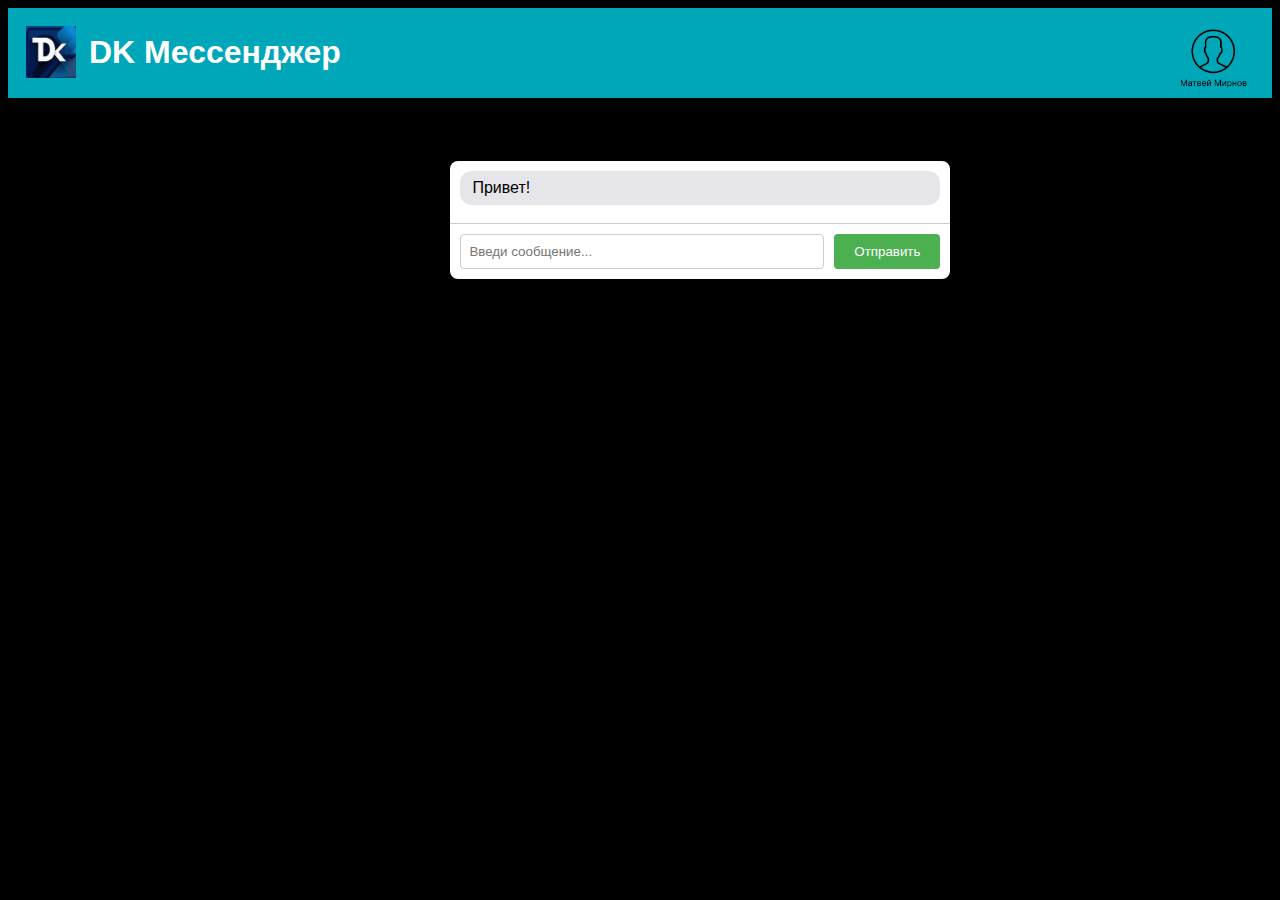
<file: Dima_Kirill/chat.html>
<!DOCTYPE html>
<html>

<head>
  <link rel="stylesheet" href="style.css" />
  <title>DK Мeнеджер</title>
  <link rel="icon" href="./images/logo.png" />
</head>

<body>
  <header>
    <img src="./images/logo.png" />
    <img style="float: right; width: 80px" src="./images/User.png" />
    <a href="./index.html">
      <h1>DK Мессенджер</h1>
    </a>
  </header>
  <div class="chat-container">
    <div class="chat-messages" id="chatMessages">
      <div class="message received">Привет!</div>
    </div>
    <div class="chat-input">
      <input type="text" id="messageInput" placeholder="Введи сообщение..." />
      <button id="sendButton">Отправить</button>
    </div>
  </div>
  <script>
    const chatMessages = document.getElementById("chatMessages");
    const messageInput = document.getElementById("messageInput");
    const sendButton = document.getElementById("sendButton");

    // вопросы ответы
    const chatScenario = {
      Здарова: "чо как дела?",
      "Всё норм, а у тебя?": "Всё отлично братан",
      "Давай сегодня погуляем?": "Давай в 3 часа, а то я щас на даче.",
      "Ок, а чо ты там делаешь?": "Бабушке помогаю.",
      "Ну тогда удачи.": "Спасибо, тебе тоже!",
      Пока: "Покеда!",
    };

    sendButton.addEventListener("click", function () {
      const message = messageInput.value.trim();
      if (message !== "") {
        addMessage("sent", message);

        // поиск ответа в списке
        let response = chatScenario[message];

        // если ответа нет то выводим
        if (!response) {
          response = "Я даже незнаю что ответить";
        }

        // ответ в чат
        setTimeout(() => {
          addMessage("received", response);
        }, 500);

        messageInput.value = "";
      }
    });

    function addMessage(type, text) {
      const messageDiv = document.createElement("div");
      messageDiv.classList.add("message", type);
      messageDiv.textContent = text;
      chatMessages.appendChild(messageDiv);
      chatMessages.scrollTop = chatMessages.scrollHeight;
    }

    // обработка кнопки enter
    messageInput.addEventListener("keyup", function (event) {
      if (event.key === "Enter") {
        sendButton.click();
      }
    });
  </script>
</body>

</html>
</file>
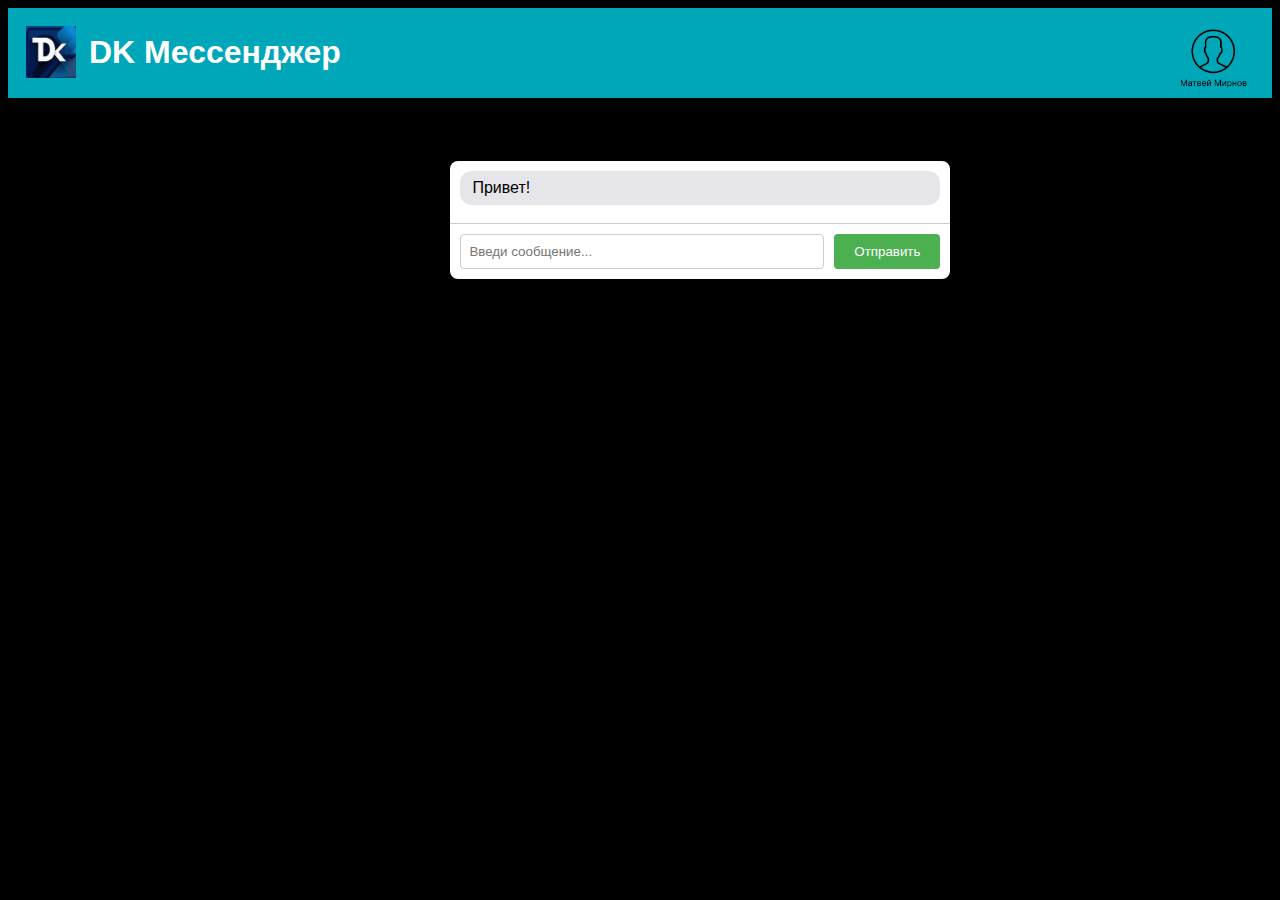
<file: Dima_Kirill/chat2.html>
<!DOCTYPE html>
<html>

<head>
  <link rel="stylesheet" href="style.css" />
  <title>DK Мeнеджер</title>
  <link rel="icon" href="./images/logo.png" />
</head>

<body>
  <header>
    <img src="./images/logo.png" />
    <img style="float: right; width: 80px" src="./images/User.png" />
    <a href="./index.html">
      <h1>DK Мессенджер</h1>
    </a>
  </header>
  <div class="chat-container">
    <div class="chat-messages" id="chatMessages">
      <div class="message received">Привет!</div>
    </div>
    <div class="chat-input">
      <input type="text" id="messageInput" placeholder="Введи сообщение..." />
      <button id="sendButton">Отправить</button>
    </div>
  </div>
  <script>
    const chatMessages = document.getElementById("chatMessages");
    const messageInput = document.getElementById("messageInput");
    const sendButton = document.getElementById("sendButton");

    // вопросы ответы
    const chatScenario = {
      Привет: "Как дела?",
      "Нормально а у тебя?": "У меня тоже",
      "Давай сегодня погуляем?": "Давай",
      "А чо ты там делаешь?": "Ничего",
      "Ну тогда удачи.": "Спасибо, тебе тоже!",
      Пока: "Пока",
    };

    sendButton.addEventListener("click", function () {
      const message = messageInput.value.trim();
      if (message !== "") {
        addMessage("sent", message);

        // поиск ответа в списке
        let response = chatScenario[message];

        // если ответа нет то выводим
        if (!response) {
          response = "Я даже незнаю что ответить";
        }

        // ответ в чат
        setTimeout(() => {
          addMessage("received", response);
        }, 500);

        messageInput.value = "";
      }
    });

    function addMessage(type, text) {
      const messageDiv = document.createElement("div");
      messageDiv.classList.add("message", type);
      messageDiv.textContent = text;
      chatMessages.appendChild(messageDiv);
      chatMessages.scrollTop = chatMessages.scrollHeight;
    }

    // обработка кнопки enter
    messageInput.addEventListener("keyup", function (event) {
      if (event.key === "Enter") {
        sendButton.click();
      }
    });
  </script>
</body>

</html>
</file>
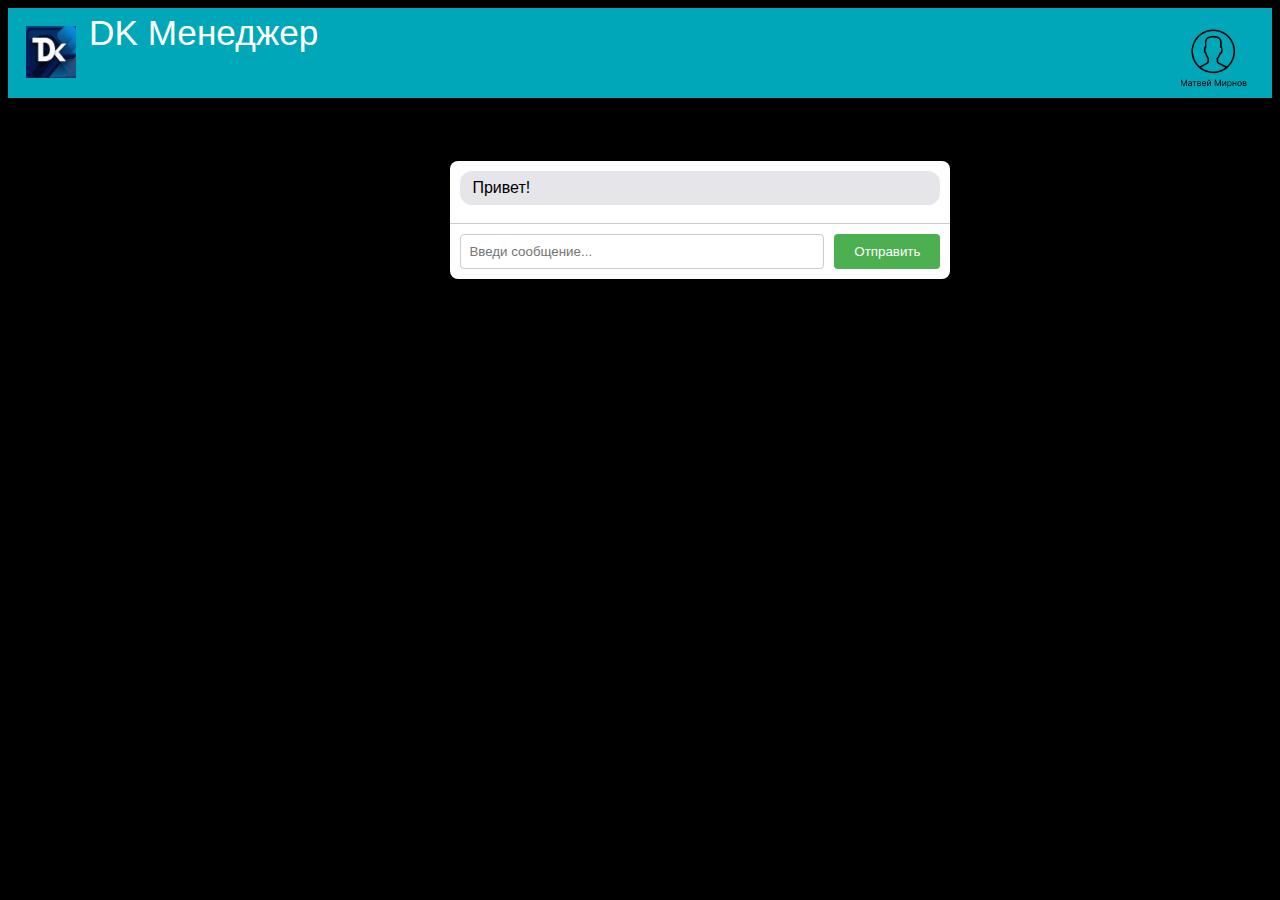
<file: DIma_Kitill/chat.html>
<!DOCTYPE html>
<html>

<head>
    <link rel="stylesheet" href="style.css">
    <title>DK Мeнеджер</title>
    <link rel="icon" href="/images/logo.png">
</head>
<body>
    <header>
        <img src="/images/logo.png">
        <img style="float: right; width: 80px;" src="/images/User.png">
        <a href="/index.html">DK Менеджер</a>
    </header>
    <div class="chat-container">
        <div class="chat-messages" id="chatMessages">
            <div class="message received">Привет!  </div>
        </div>
        <div class="chat-input">
            <input type="text" id="messageInput" placeholder="Введи сообщение...">
            <button id="sendButton">Отправить</button>
        </div>
    </div>
    <script>
        const chatMessages = document.getElementById('chatMessages');
        const messageInput = document.getElementById('messageInput');
        const sendButton = document.getElementById('sendButton');

        // Сценарий чата (вопрос => ответ)
        const chatScenario = {
            "Здарова": "чо как дела?",
            "Всё норм, а у тебя?": "Всё отлично братан",
            "Давай сегодня погуляем?": "Давай в 3 часа, а то я щас на даче.",
            "Ок, а чо ты там делаешь?": "Бабушке помогаю.",
            "Ну тогда удачи.": "Спасибо, тебе тоже!",
            "Пока": "Покеда!",
        };

        sendButton.addEventListener('click', function() {
            const message = messageInput.value.trim();
            if (message !== '') {
                addMessage('sent', message);

                // Ищем ответ в сценарии
                let response = chatScenario[message];

                // Если нет ответа в сценарии, даем дефолтный ответ
                if (!response) {
                    response = "Я даже незнаю что ответить";
                }

                // Добавляем ответ в чат
                setTimeout(() => {
                    addMessage('received', response);
                }, 500);

                messageInput.value = '';
            }
        });

        function addMessage(type, text) {
            const messageDiv = document.createElement('div');
            messageDiv.classList.add('message', type);
            messageDiv.textContent = text;
            chatMessages.appendChild(messageDiv);
            chatMessages.scrollTop = chatMessages.scrollHeight;
        }

        // Обработка нажатия Enter в поле ввода
        messageInput.addEventListener("keyup", function(event) {
            if (event.key === "Enter") {
                sendButton.click();
            }
        });

    </script>
</body>

</html>
</file>
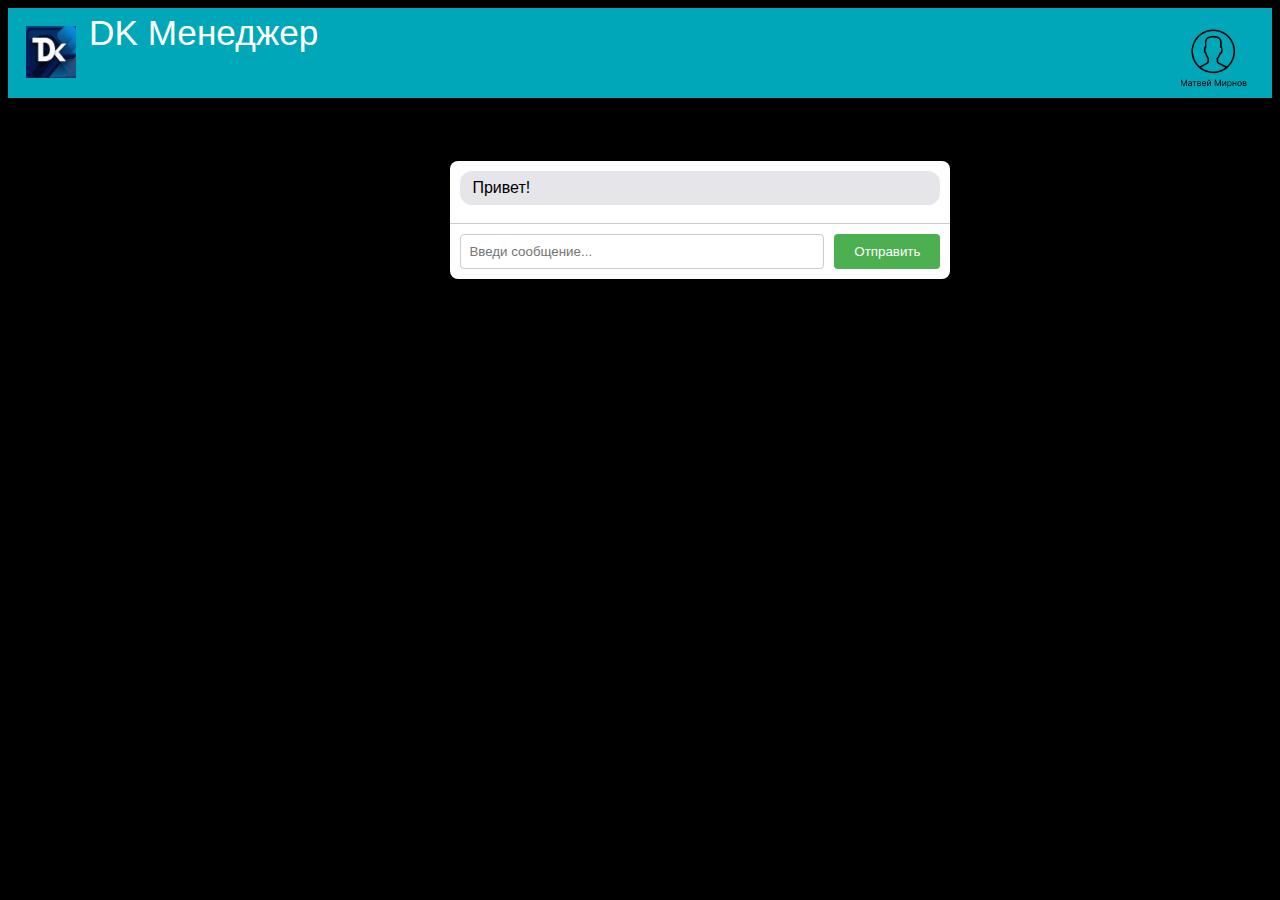
<file: DIma_Kitill/chat2.html>
<!DOCTYPE html>
<html>

<head>
    <link rel="stylesheet" href="style.css">
    <title>DK Мeнеджер</title>
    <link rel="icon" href="/images/logo.png">
</head>
<body>
    <header>
        <img src="/images/logo.png">
        <img style="float: right; width: 80px;" src="/images/User.png">
        <a href="/index.html">DK Менеджер</a>
    </header>
    <div class="chat-container">
        <div class="chat-messages" id="chatMessages">
            <div class="message received">Привет!  </div>
        </div>
        <div class="chat-input">
            <input type="text" id="messageInput" placeholder="Введи сообщение...">
            <button id="sendButton">Отправить</button>
        </div>
    </div>
    <script>
        const chatMessages = document.getElementById('chatMessages');
        const messageInput = document.getElementById('messageInput');
        const sendButton = document.getElementById('sendButton');

        // Сценарий чата (вопрос => ответ)
        const chatScenario = {
            "Привет": "Как дела?",
            "Нормально а у тебя?": "У меня тоже",
            "Давай сегодня погуляем?": "Давай",
            "А чо ты там делаешь?": "Ничего",
            "Ну тогда удачи.": "Спасибо, тебе тоже!",
            "Пока": "Пока",
        };

        sendButton.addEventListener('click', function() {
            const message = messageInput.value.trim();
            if (message !== '') {
                addMessage('sent', message);

                // Ищем ответ в сценарии
                let response = chatScenario[message];

                // Если нет ответа в сценарии, даем дефолтный ответ
                if (!response) {
                    response = "Я даже незнаю что ответить";
                }

                // Добавляем ответ в чат
                setTimeout(() => {
                    addMessage('received', response);
                }, 500);

                messageInput.value = '';
            }
        });

        function addMessage(type, text) {
            const messageDiv = document.createElement('div');
            messageDiv.classList.add('message', type);
            messageDiv.textContent = text;
            chatMessages.appendChild(messageDiv);
            chatMessages.scrollTop = chatMessages.scrollHeight;
        }

        // Обработка нажатия Enter в поле ввода
        messageInput.addEventListener("keyup", function(event) {
            if (event.key === "Enter") {
                sendButton.click();
            }
        });

    </script>
</body>

</html>
</file>
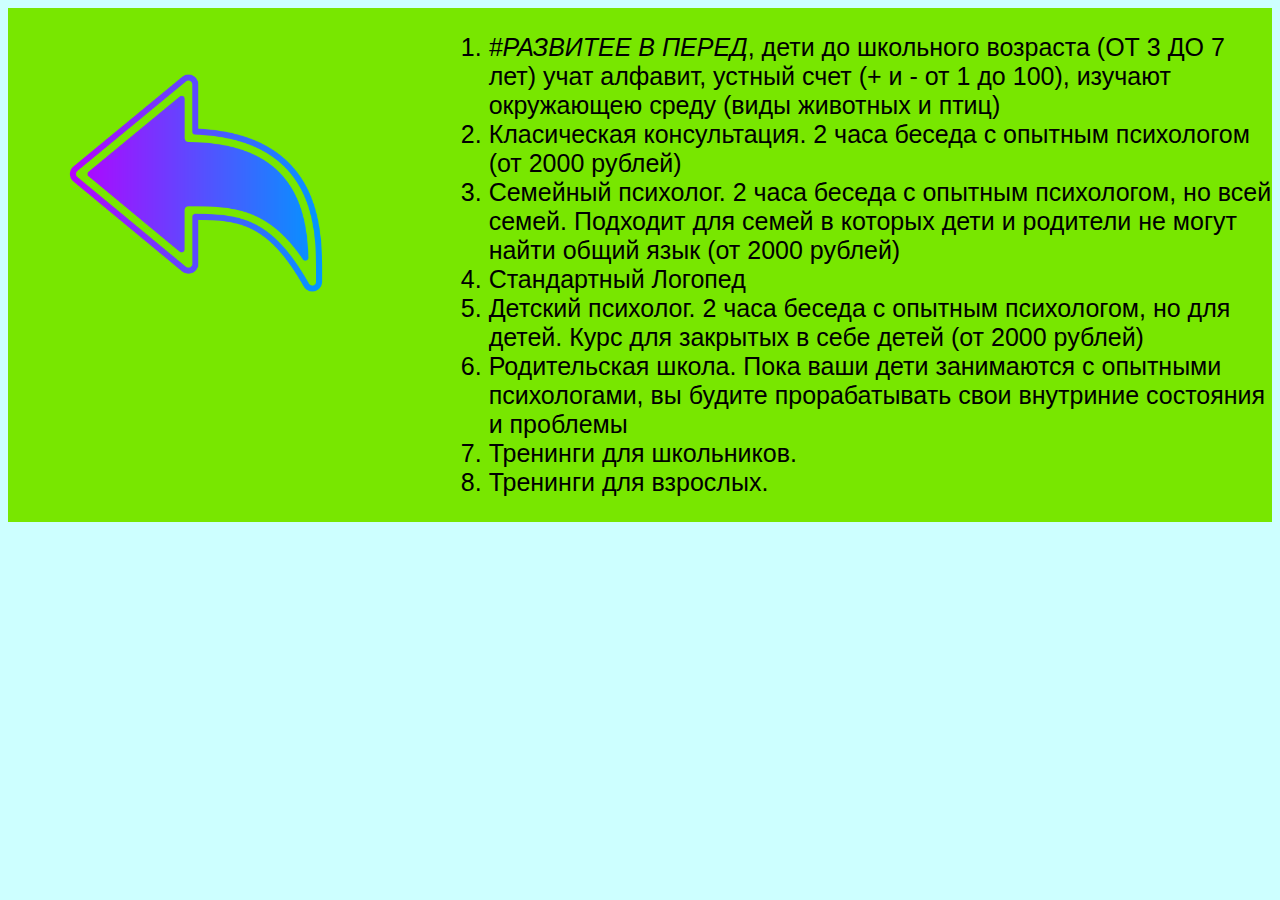
<file: Morkovkin_Daniil/courses.html>
<html>

<head>
  <title>Наши текущие курсы</title>
  <link href="style.css" rel="stylesheet" />
</head>

<body>
  <div>
    <div class="curs">
      <div class="pict"><a href="index.html"><img src="./images/back.png" height="300px" /><br /></a></div>
      <ol>

        <li><i>#РАЗВИТЕЕ В ПЕРЕД</i>, дети до школьного возраста (ОТ 3 ДО 7 лет) учат алфавит, устный счет (+ и - от 1
          до
          100), изучают окружающею среду (виды животных и птиц)
        <li>Класическая консультация. 2 часа беседа с опытным психологом (от 2000 рублей)</li>
        <li>Семейный психолог. 2 часа беседа с опытным психологом, но всей семей. Подходит для семей в которых дети и
          родители не могут найти общий язык (от 2000 рублей)</li>
        <li>Стандартный Логопед </li>
        <li>Детский психолог. 2 часа беседа с опытным психологом, но для детей. Курс для закрытых в себе детей (от 2000
          рублей)</li>
        <li>Родительская школа. Пока ваши дети занимаются с опытными психологами, вы будите прорабатывать свои внутриние
          состояния и проблемы</li>
        <li>Тренинги для школьников.</li>
        <li>Тренинги для взрослых.</li>

    </div>

  </div>
</body>

</html>
</file>
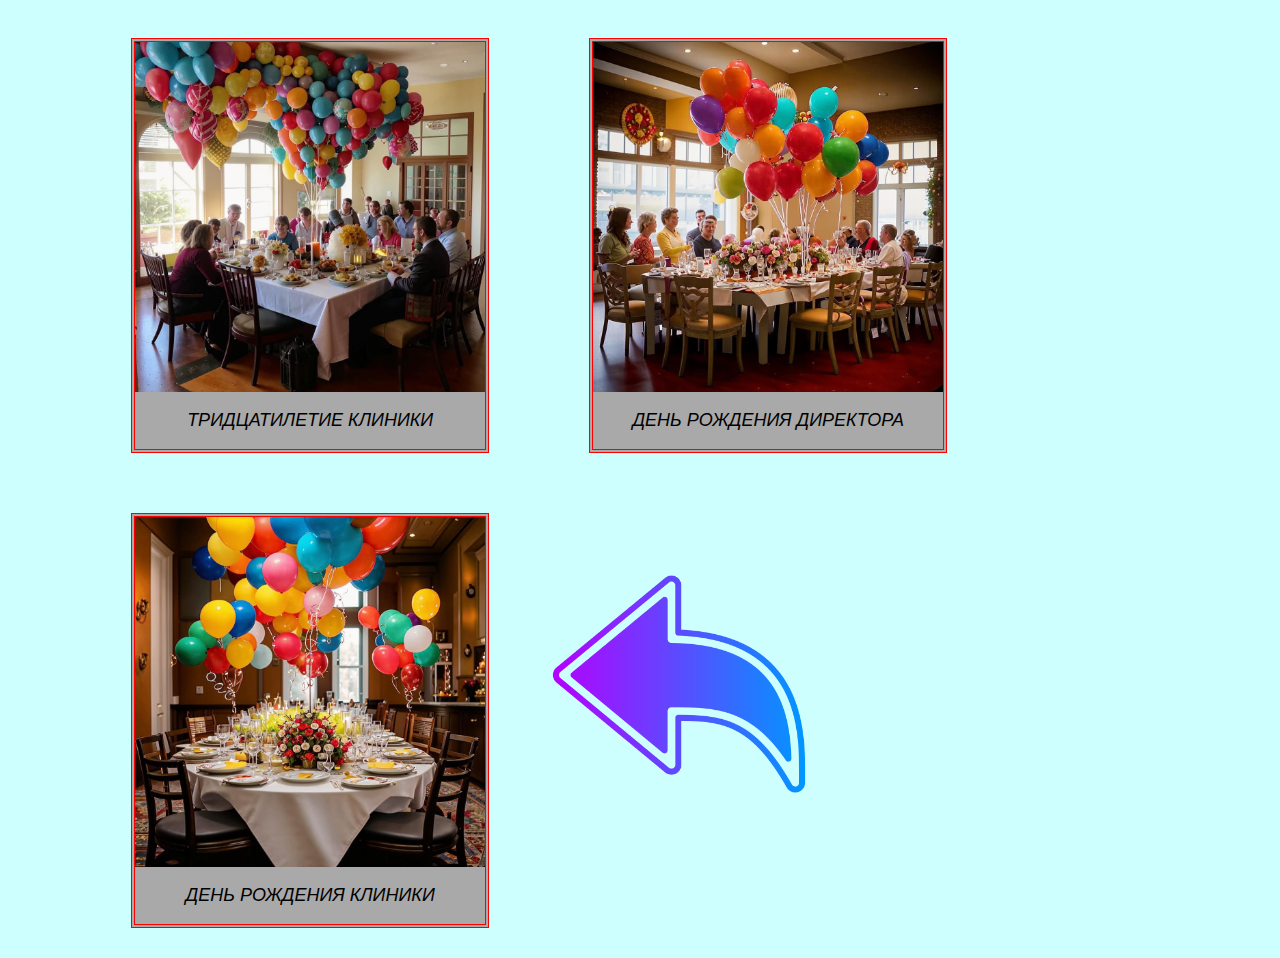
<file: Morkovkin_Daniil/holidays.html>
<html>

<head>
  <title>Наши праздники</title>
  <link href="style.css" rel="stylesheet" />
</head>

<body>
  <div class="pics">
    <div class="pic">
      <img src="./images/tridcat.jpg">
      <p>ТРИДЦАТИЛЕТИЕ КЛИНИКИ</p>
    </div>
    <div class="pic">
      <img src="./images/dr_dir.jpg">
      <p>ДЕНЬ РОЖДЕНИЯ ДИРЕКТОРА</p>
    </div>
    <div class="pic">
      <img src="./images/dr.jpg">
      <p>ДЕНЬ РОЖДЕНИЯ КЛИНИКИ</p>
    </div>
  </div>

  <a href="index.html"><img src="./images/back.png" height="300px" style="margin-top: 4%;" /><br /></a>
</body>

</html>
</file>
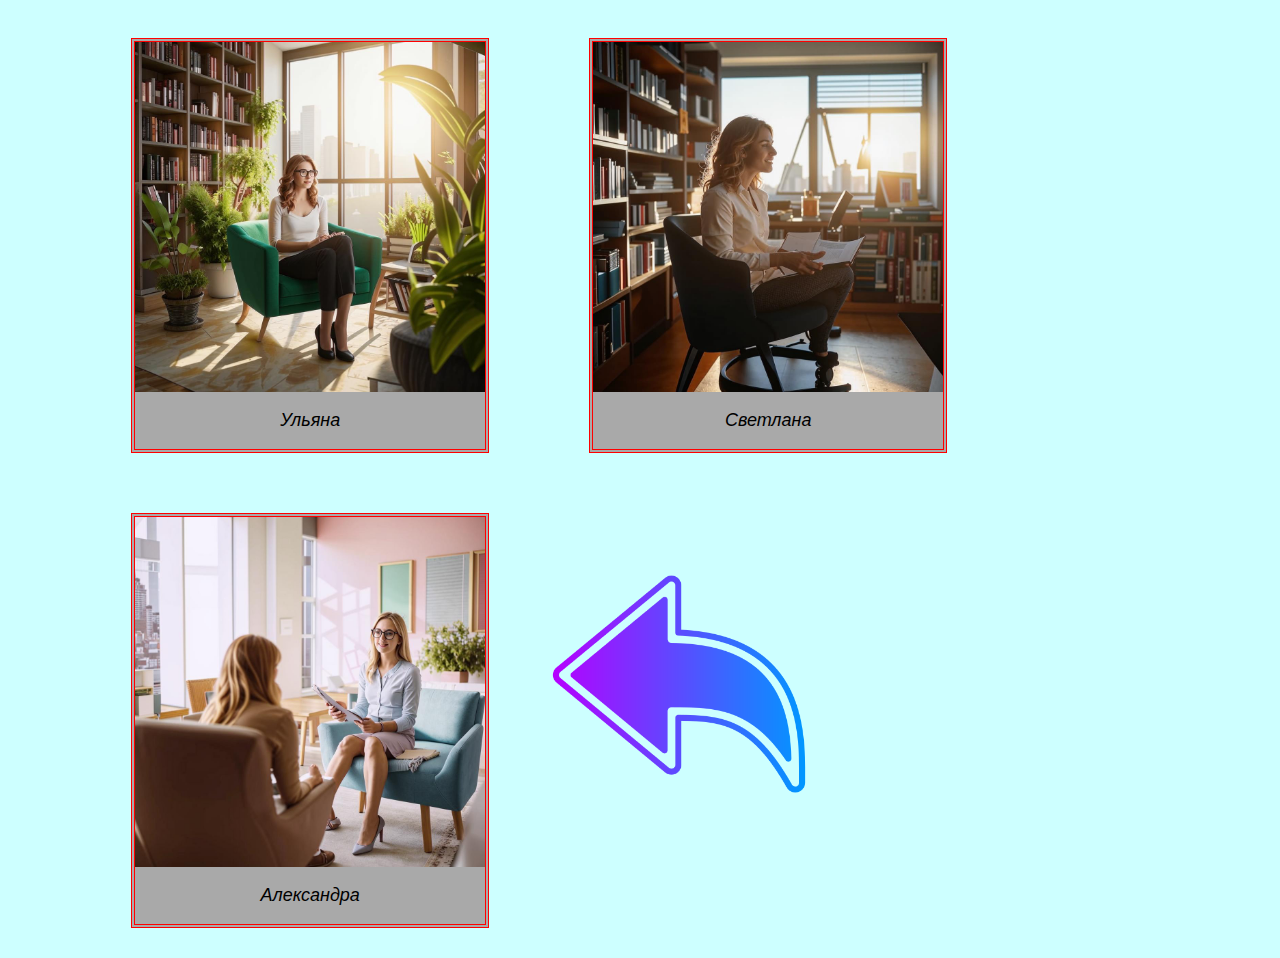
<file: Morkovkin_Daniil/spec.html>
<html>

<head>
  <title>Наши Специалисты</title>
  <link href="style.css" rel="stylesheet" />
</head>

<body>
  <div class="pics">
    <div class="pic">
      <img src="./images/ulyana.jpg">
      <p>Ульяна</p>
    </div>
    <div class="pic">
      <img src="./images/svetka.jpg">
      <p>Светлана</p>
    </div>
    <div class="pic">
      <img src="./images/sashka.jpg">
      <p>Александра</p>
    </div>
  </div>
  <a href="index.html"><img src="./images/back.png" height="300px" style="margin-top: 4%;" /><br /></a>
</body>

</html>
</file>
<file: Danilov_Vitaliy/style.css>
body {
    font-family: sans-serif;
}

header {
    width: 100%;
    height: 140px;
    text-align: center;
    background-color: rgb(0, 180, 156);
}

header h1 {
    padding-top: 25px;
    font-family: Arial, Helvetica, sans-serif;
    font-size: 80px;
}

p {
    font-size: 20px;
}

a {
    text-decoration: none;
    color: black;
    border-bottom: 1px dotted black;
    font-size: 20px;
}

.catalog {
    width: 100%;
    height: 250px;
    background-color: lightblue;
    text-align: center;
    padding-left: 27%;
}

.product {
    float: left;
    width: 150px;
    text-align: center;
    padding: 10px;
    border: 5px double blue;
    margin: 40px 0px 40px 80px;
    background-color: bisque;
}

.principles {
    border-top: 5px solid navy;
    border-bottom: 5px solid navy;
    margin: 30px 60px 30px 60px;
    height: 220px;
    padding: 30px;
    text-align: center;
}


.principle {
    float: left;
    width: 120px;
    margin-left: 100px;
}



.volz {
    width: 100%;
    height: 140px;
    text-align: center;
    background-color: rgb(0, 180, 156);
}

.volz h1 {
    padding-top: 25px;
    font-family: Arial, Helvetica, sans-serif;
    font-size: 80px;
}

.gallery-container {
    width: 100%;
    overflow: hidden;
    position: relative;
    height: 200px;
}

.gallery-container img {
    width: 25%;
    float: left;
}

.flag {
    text-align: center;
    background-color: rgb(204, 204, 204);
    height: 200px;
}

.flag img {
    width: 25%;
}
</file>
<file: Dima_Kirill/style.css>
body {
    font-family: sans-serif;
    background-color: black;
}

header a {
    color: white;
    margin-top: auto;
    text-decoration: none;
}

header h1 {
    color: white;
}

header img {
    width: 50px;
    float: left;
    margin: 13px;
}

header {
    background-color: #00A7B9;
    height: 80px;
    padding: 5px;
}

header h6 {
    margin-top: 70px;
    margin-right: 20px;
}

main img {
    padding: 15px;
    width: 50px;
}

.person {
    border-right: 3px solid white;
    border-bottom: 3px solid white;
    width: 200px;
}

.person a {
    float: right;
    padding-right: 30%;
    padding-top: 17%;
    color: white;
    text-decoration: none;
}

.SingIn {
    color: white;
    float: right;
    margin-top: 250px;
    width: 50%;
}

.chat-container {
    width: 500px;
    background-color: #fff;
    border-radius: 8px;
    box-shadow: 0 2px 4px rgba(0, 0, 0, 0.1);
    display: flex;
    flex-direction: column;
    overflow: hidden;
    margin-top: 5%;
    margin-left: 35%;
}

.chat-messages {
    flex: 1;
    padding: 10px;
    overflow-y: auto;
}

.message {
    padding: 8px 12px;
    border-radius: 12px;
    margin-bottom: 8px;
    word-break: break-word;
}

.message.sent {
    background-color: #DCF8C6;
    align-self: flex-end;
}

.message.received {
    background-color: #E5E5EA;
    align-self: flex-start;
}

.chat-input {
    padding: 10px;
    display: flex;
    border-top: 1px solid #ccc;
    float: left;
}

.chat-input input {
    flex: 1;
    padding: 8px;
    border: 1px solid #ccc;
    border-radius: 4px;
    margin-right: 10px;
}

.chat-input button {
    background-color: #4CAF50;
    color: white;
    padding: 10px 20px;
    border: none;
    border-radius: 4px;
    cursor: pointer;
}

.chat-input buttonhover {
    background-color: #3e8e41;
}
</file>
<file: DIma_Kitill/style.css>
body {
    font-family: sans-serif;
    background-color: black;
}

header a {
    color: white;
    font-size: 220%;
    padding-top: 200px;
    text-decoration: none;
}

header h1 {
    color: white;
}

header img {
    width: 50px;
    float: left;
    margin: 13px;
}

header {
    background-color: #00A7B9;
    height: 80px;
    padding: 5px;
}

header h6{
    margin-top: 70px;
    margin-right: 20px;
}

main img {
    padding: 15px;
    width: 50px;
}
.person{
    border-right: 3px solid white;
    border-bottom: 3px solid white;
    width: 200px;
    /* float: left; */
    
}
.person a {
    float: right;
    padding-right: 30%;
    padding-top: 17%;
    color: white;
    text-decoration: none;
}

.SingIn {
    color: white;
    float: right;
    margin-top: 250px;
    width: 50%;
}

.chat-container {
    width: 500px;
    background-color: #fff;
    border-radius: 8px;
    box-shadow: 0 2px 4px rgba(0, 0, 0, 0.1);
    display: flex;
    flex-direction: column;
    overflow: hidden;
    margin-top: 5%;
    margin-left: 35%;
}

.chat-messages {
    flex: 1;
    padding: 10px;
    overflow-y: auto;
}

.message {
    padding: 8px 12px;
    border-radius: 12px;
    margin-bottom: 8px;
    word-breakP: break-word;
}

.message.sent {
    background-color: #DCF8C6;
    align-self: flex-end;
}

.message.received {
    background-color: #E5E5EA;
    align-self: flex-start;
}

.chat-input {
    padding: 10px;
    display: flex;
    border-top: 1px solid #ccc;
    float: left;
}

.chat-input input {
    flex: 1;
    padding: 8px;
    border: 1px solid #ccc;
    border-radius: 4px;
    margin-right: 10px;
}

.chat-input button {
    background-color: #4CAF50;
    color: white;
    padding: 10px 20px;
    border: none;
    border-radius: 4px;
    cursor: pointer;
}

.chat-input buttonhover {
    background-color: #3e8e41;
}
</file>
<file: Konev_Vlad/style.css>
body {
    font-family: lucida console;
    background-color: rgba(194, 194, 194, 0.788);
}

.vov {
    text-align: center;
    color: rgba(0, 0, 0, 0.904);
    font-size: 40px;
    font-family: txt;
}

.russia {
    text-align: center;
    color: rgba(177, 10, 10, 0.904);
    font-size: 40px;
    background-color: rgb(177, 177, 177);

    font-family: txt;
}

.USSR {
    text-align: center;
    color: rgba(177, 10, 10, 0.904);
    font-size: 40px;
    font-family: txt;
}

p img {
    width: 250px;
    margin: 15px;
}

footer {
    background-color: rgba(92, 92, 92, 0.603);
    color: rgb(0, 0, 0);
    font-family: impact;
    float: right;
    width: 100%;
}

footer p {
    float: right;
}

header {
    background-color: rgba(92, 92, 92, 0.603);
    font-family: impact;
    height: 130px;
}

.first {
    float: left;
    width: 100%;
}

.two {
    float: left;
    width: 60%;
}

.imgOne {
    float: right;
    border: 5px double red;
}

.imgTwo {
    float: right;
    width: 70%;
    color: rgb(151, 0, 0);
    background-color: rgb(100, 100, 100);
    font-size: 18px;
    padding-left: 1%;
    padding-right: 1%;
    text-align: center;
}

.logo {
    float: left;
}

.logo_text {
    color: rgba(177, 10, 10, 0.897);
}

.three {
    float: left;
    width: 80%;
}
</file>
<file: Mitrokhin_Lev/style.css>
.adin {
    background-color: #bdbdbd;
    height: 400px;
}

.dev {
    color: red;
    float: left;
    width: 60%;
    height: 320px;
}

.dev2 {
    color: red;
    float: left;
    width: 60%;
    height: 320px;
}

.dev h1 {
    width: 70%;
    text-align: center;
    padding: 10px;
    border: 5px double orange;
    background-color: bisque;
    color: red;
    font-size: 80px;
    float: left;
    margin-left: 10%;
    margin-top: 11%;
}

.dev2 h1 {
    width: 100%;
    text-align: center;
    padding: 10px;
    border: 5px double orange;
    background-color: bisque;
    color: red;
    font-size: 80px;
    float: left;
    margin-left: 40%;
    margin-top: 20%;
}

.dev4 h1 {
    width: 70%;
    text-align: center;
    padding: 10px;
    border: 5px double orange;
    background-color: bisque;
    color: red;
    font-size: 80px;
    float: left;
    margin-left: 6%;
    margin-top: 7%;
}

.dev5 h1 {
    width: 60%;
    text-align: center;
    padding: 10px;
    border: 5px double orange;
    background-color: bisque;
    color: red;
    font-size: 80px;
    float: left;
    margin-left: 10%;
    margin-top: 5%;
}

.dev2 {
    float: left;
    width: 30%;
    margin-left: 18px;
}

.bio {
    float: left;
}

.dev2 p {
    height: 320px;
    width: 320px;
    text-align: center;
    padding: 10px;
    border: 5px double green;
    background-color: lightblue;
}

.dev3 p {
    height: 320px;
    width: 260px;
    text-align: center;
    padding: 10px;
    border: 5px double green;
    margin-left: 2%;
    float: left;
    background-color: lightblue;
}

.dev4 p {
    height: 320px;
    width: 280px;
    text-align: center;
    padding: 10px;
    border: 5px double green;
    margin-left: 2%;
    float: left;
    background-color: lightblue;
}

.body,
h1 {
    width: 100%;
    text-align: center;
    padding: 10px;
    border: 5px double orange;
    background-color: bisque;
    color: red;

}

.body,
h3 {
    width: 410px;
    text-align: center;
    padding: 10px;
    border: 5px double green;
    background-color: lightblue;
}

body {
    background-color: rgb(5, 55);
    color: black;
    font-family: sans-serif;
    text-align: center;
}

.iner {
    float: left;
    width: 100%;
}

.iner h1 {
    width: 100%;
}

.info {
    margin-left: 38%;
}
</file>
<file: Morkovkin_Daniil/style.css>
header h1 {
  text-align: center;
}

header h3 {
  text-align: center;
  width: 300px;
  margin-left: 42%;
}

header p {
  margin-left: 44%;
}

h2 {
  text-align: center;
  width: 650px;
  margin-left: 33%;
}

ol li {
  margin-left: 36%;
}

.product {
  float: left;
  width: 300px;
  text-align: center;
  padding: 10px;
  border: 5px double orange;
  margin: 40px 15px 60px 100px;
  background-color: SpringGreen;
}

.catalog {
  padding-left: 11.5%;
  text-align: center;
  background-color: #FF4500;
}

header,
main,
body {
  background-color: rgb(205, 255, 255);
}

.karttina {
  float: center;
  padding: 0px;
  border: 3px double #FF4500;
  margin-left: 36.5%;
  width: 500px;
}

.pic {
  float: left;
  width: 350px;
  text-align: center;
  /*     padding: 1px; */
  border: 4px double #FF0000;
  margin: 30px 40px 30px 60px;
  background-color: #A9A9A9;
}

.pic img {
  width: 350px;
}

.pics {

  padding-left: 5%;
  text-align: center;
  background-color: #FF4500;

}

.curs {
  background-color: #78E700;
  float: left;
  width: 100%;
}

ol {
  font-size: 25px;
  font-family: Arial;
}

.problems ol {
  font-size: 18px;
  margin-left: 4%;
}

.address {
  margin-left: 6%;
}

.pic p {
  font-size: 18px;
  font-family: Arial;
  font-style: italic;
}

.pict {
  float: left;
  margin-top: 2%;
  margin-left: 3%;
}
</file>
<file: Ushakov_Petr/style.css>
body,
footer {
  max-width: 800px;
  margin: auto;
  font-family: Arial, sans-serif;
  text-align: center;
  background-color: rgb(255, 239, 253);
}

h2 {
  font-size: 30px;
  color: #444;
  margin-top: 40px;
  font-weight: bold;
  text-align: center;
  margin-bottom: 20px;
  position: relative;
  background-color: rgb(217, 195, 215);
  height: 36px;
}

footer {
  /* background: linear-gradient(to bottom right, #fafafa, #eaeaea); */
  padding: 20px;
  text-align: center;
  /* box-shadow: 0 -5px 10px rgba(156, 23, 23, 0.1); */
  border-top: 1px solid #ddd;
  background-color: rgb(217, 195, 215);
}


h3 {
  font-size: 24px;
  color: #444;
  margin-top: 40px;
  background-color: rgb(217, 195, 215);
}

h1 {
  background-color: #bd584b;
  color: white;
  padding: 15px;
  box-shadow: 0 4px 8px rgba(0, 0, 0, 0.2);
  transition: 0.3s;
  font-size: 36px;
  margin-bottom: 30px;
}

.hover-underline {
  font-size: 2rem;
  color: #ffffff;
  position: relative;
}

.hover-underline::after,
.hover-underline::before {
  content: '';
  position: absolute;
  width: 100%;
  height: 2px;
  background: linear-gradient(to right, #ff0000, #00ffff);
  bottom: -5px;
  left: 0;
  transform: scaleX(0);
  transform-origin: right;
  transition: transform 0.4s ease-out;
}

.hover-underline::before {
  top: -5px;
  transform-origin: left;
}

.hover-underline:hover::after,
.hover-underline:hover::before {
  transform: scaleX(1);
}

header img {
  padding-top: 15px;
}
</file>
